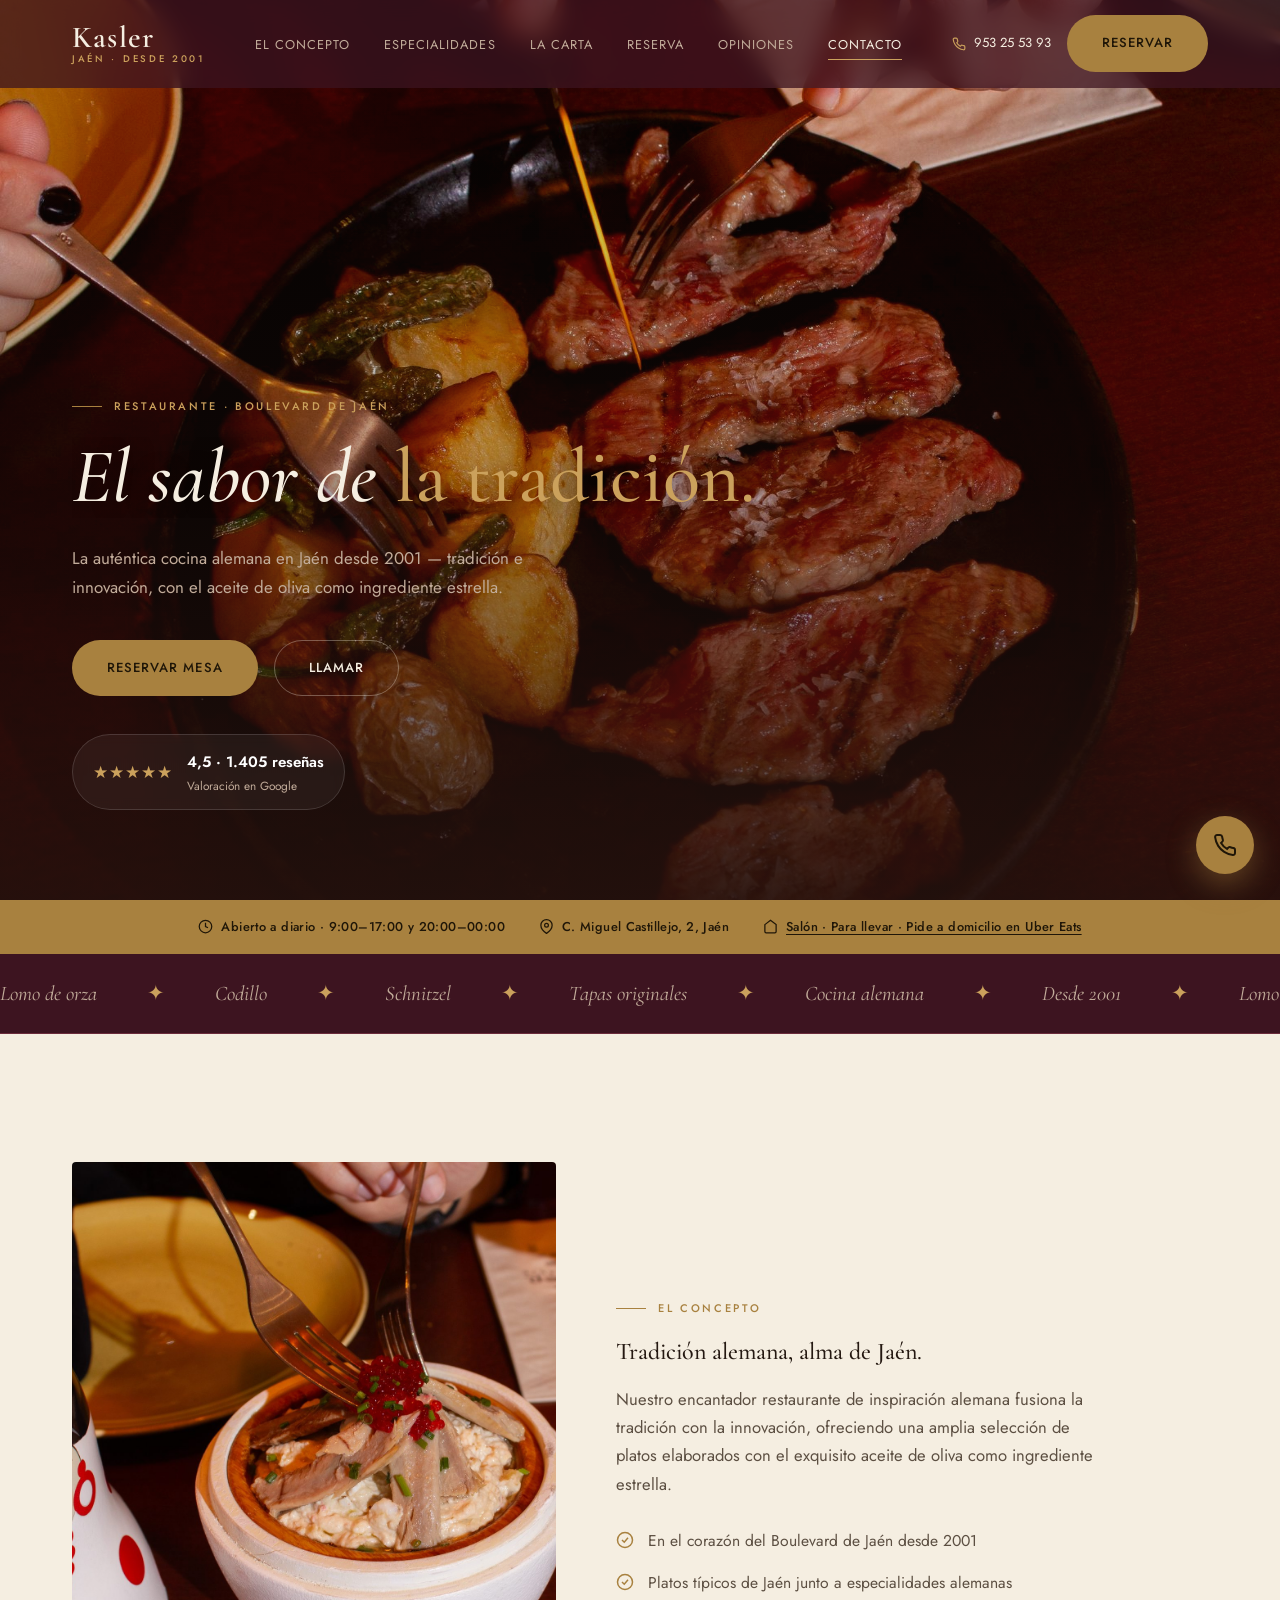
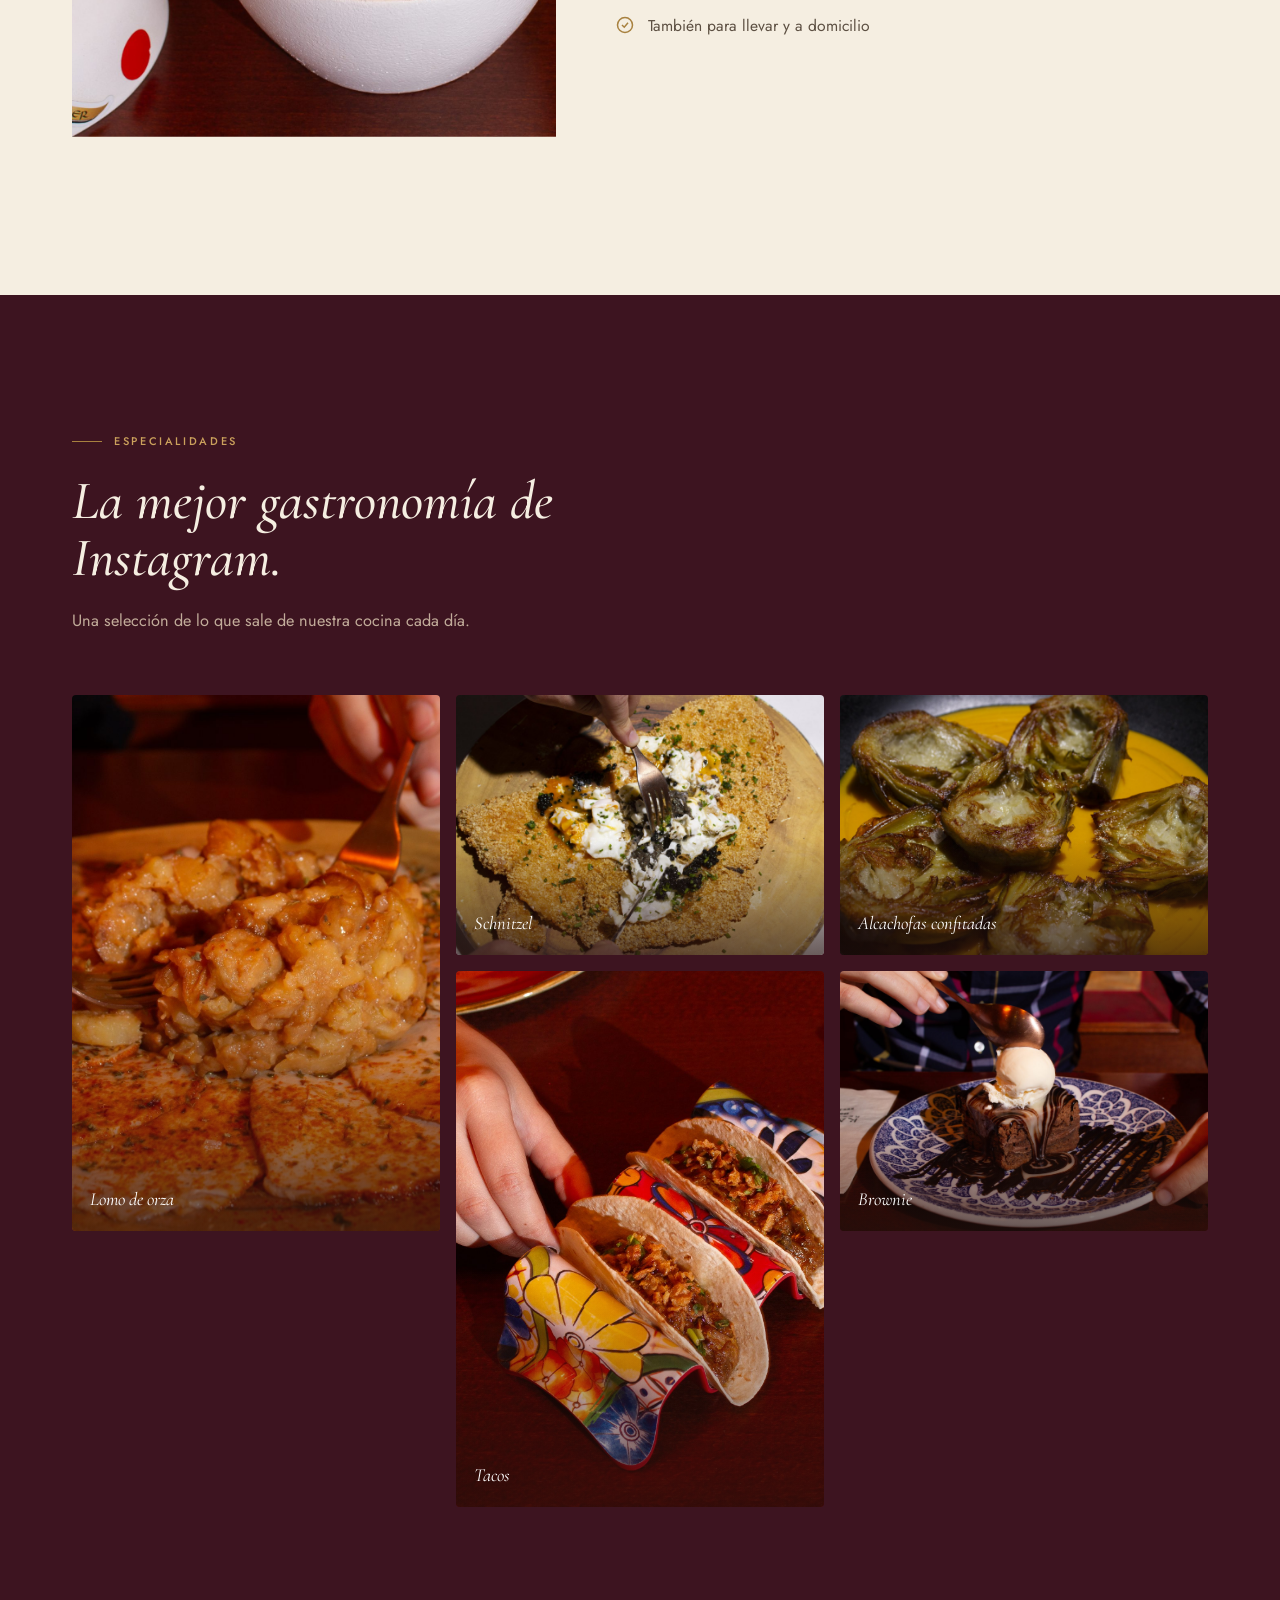
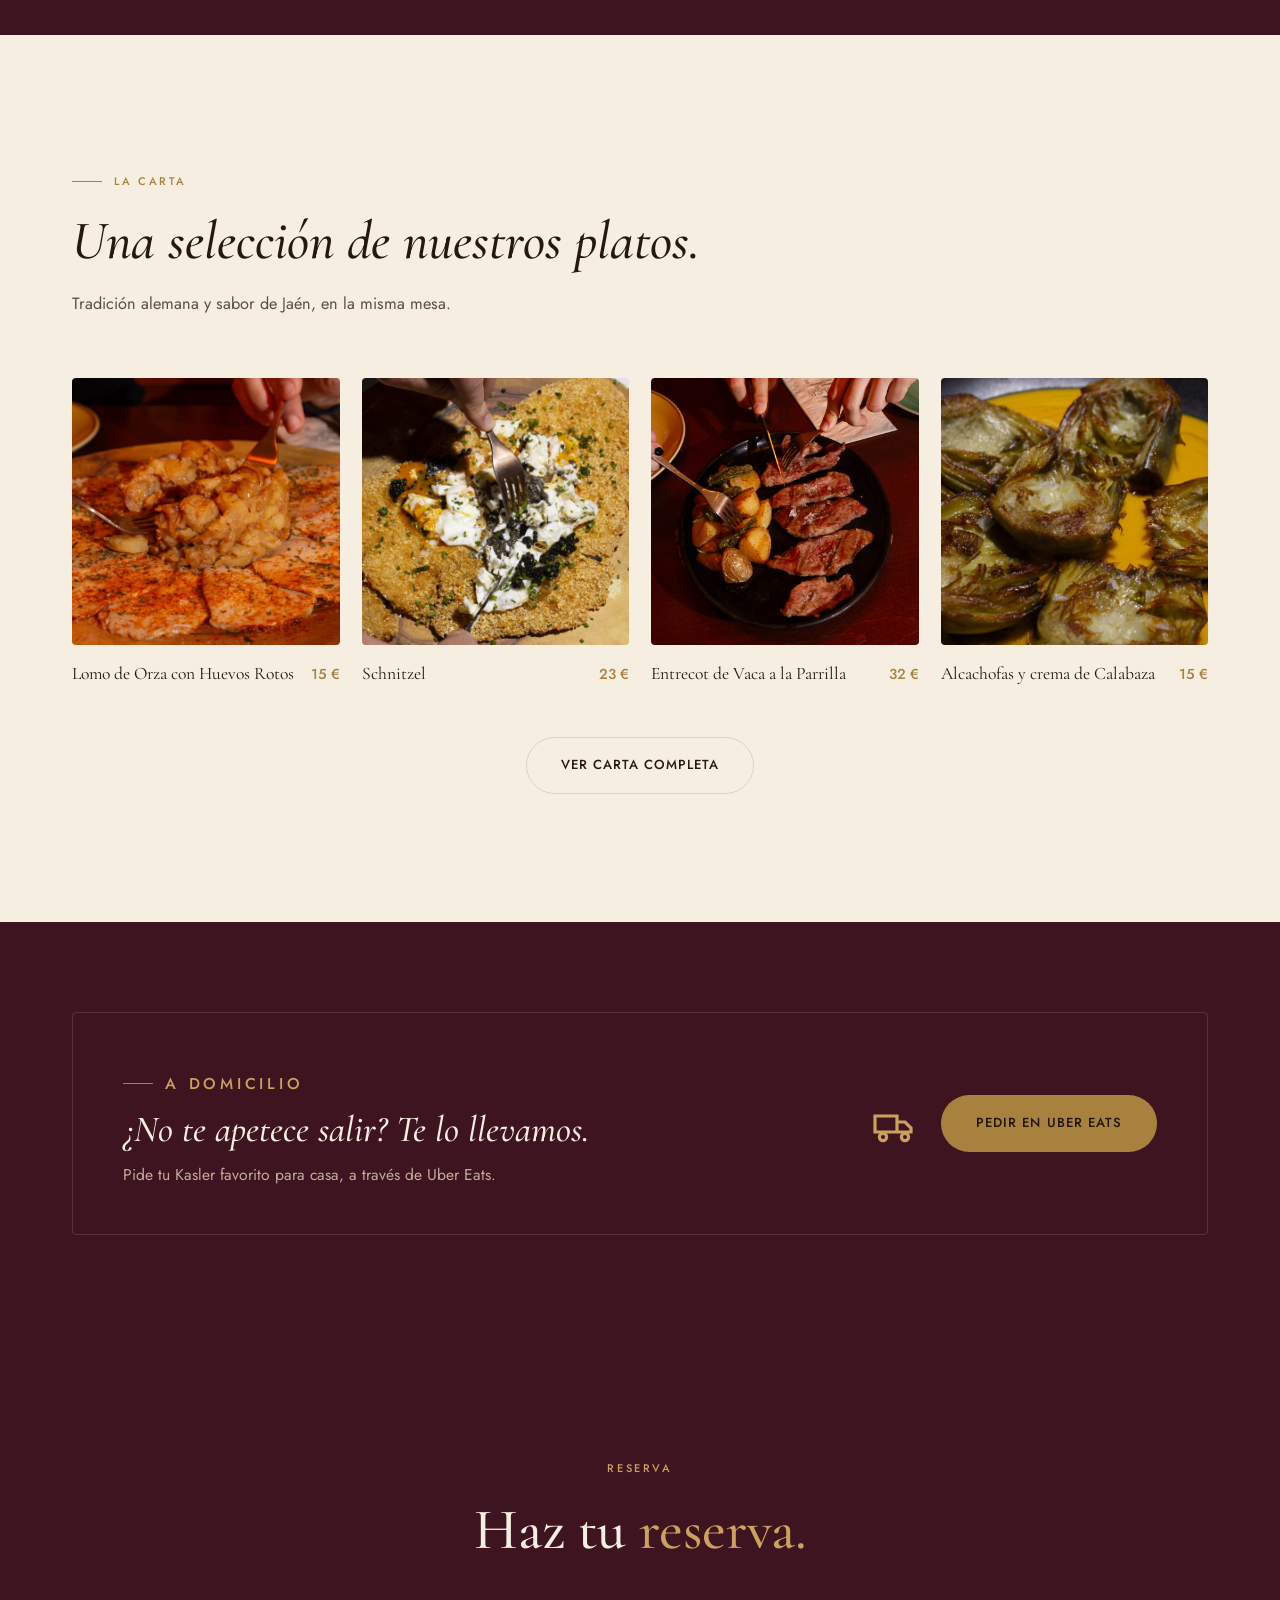
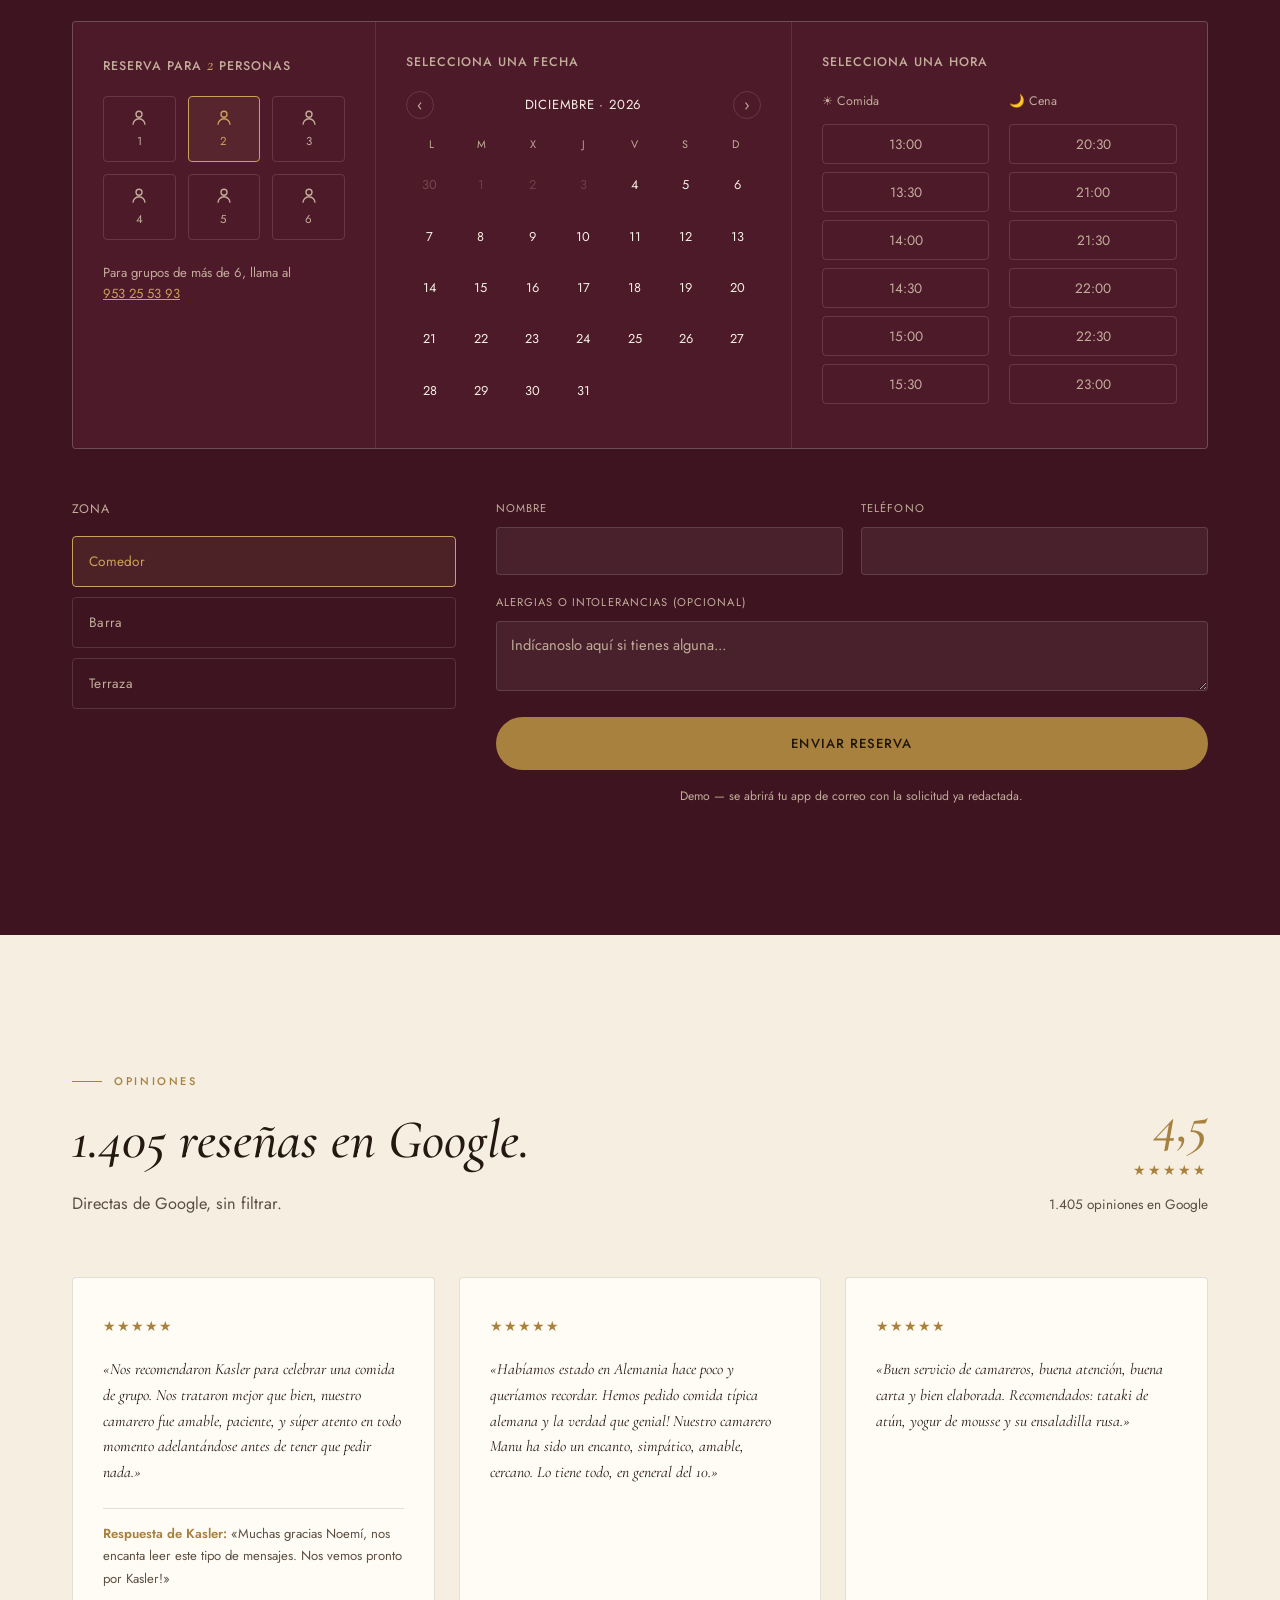
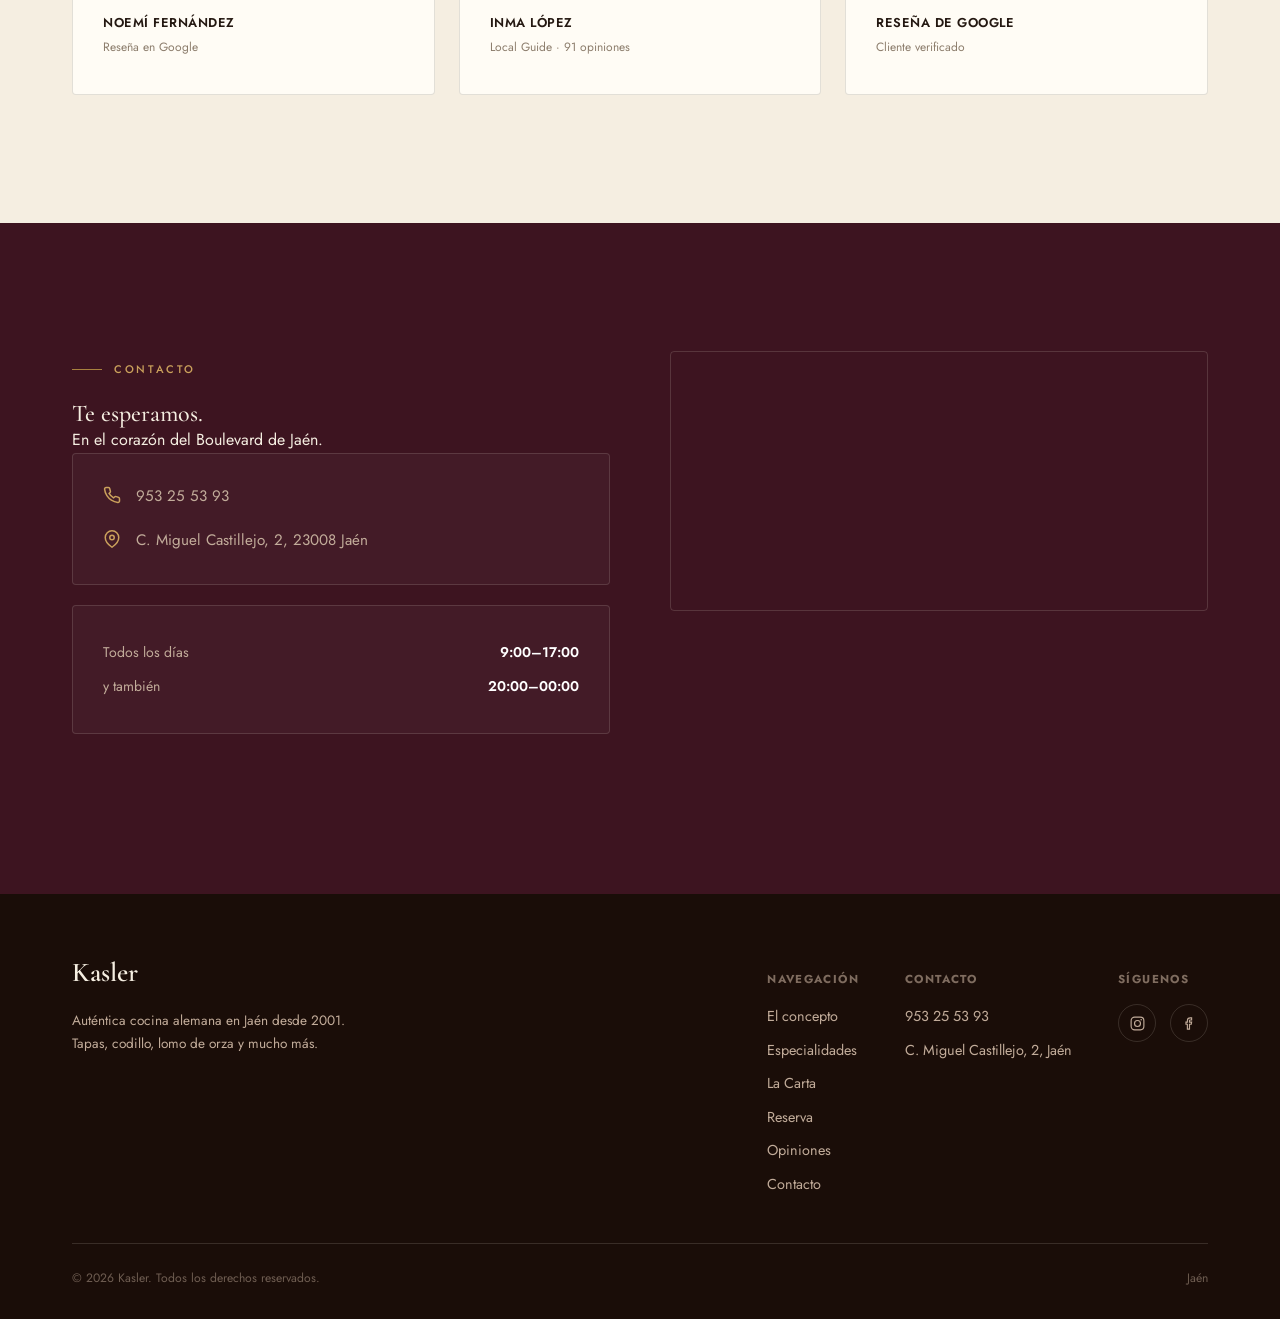
<file: index.html>
<!doctype html>
<html lang="es">
<head>
<meta charset="UTF-8">
<meta name="viewport" content="width=device-width, initial-scale=1.0">
<title>Kasler — Cocina Alemana y Mediterránea en Jaén</title>
<meta name="description" content="Kasler, auténtica cocina alemana en Jaén desde 2001. 4,5★ en Google con 1.405 reseñas. Tapas, codillo, lomo de orza y más, en el corazón del Boulevard de Jaén. Reserva tu mesa.">
<meta property="og:type" content="website">
<meta property="og:locale" content="es_ES">
<meta property="og:url" content="https://migueldoc670-maker.github.io/kasler-jaen/">
<meta property="og:site_name" content="Kasler">
<meta property="og:title" content="Kasler — Cocina Alemana y Mediterránea en Jaén">
<meta property="og:description" content="Auténtica cocina alemana desde 2001. Tapas, codillo, lomo de orza. 4,5★ con 1.405 reseñas en Google.">
<meta property="og:image" content="https://migueldoc670-maker.github.io/kasler-jaen/assets/img/entrecot.jpg?v=20260815b">
<meta name="twitter:card" content="summary_large_image">
<meta name="twitter:title" content="Kasler — Cocina Alemana y Mediterránea en Jaén">
<meta name="twitter:description" content="Auténtica cocina alemana desde 2001. Tapas, codillo, lomo de orza. 4,5★ con 1.405 reseñas en Google.">
<meta name="twitter:image" content="https://migueldoc670-maker.github.io/kasler-jaen/assets/img/entrecot.jpg?v=20260815b">
<link rel="icon" type="image/svg+xml" href="assets/img/favicon.svg">
<link rel="preconnect" href="https://fonts.googleapis.com">
<link rel="preconnect" href="https://fonts.gstatic.com" crossorigin>
<link href="https://fonts.googleapis.com/css2?family=Cormorant+Garamond:ital,wght@0,400;0,500;0,600;1,400;1,500&family=Jost:wght@300;400;500;600&display=swap" rel="stylesheet">
<link rel="stylesheet" href="styles.css?v=20260815b">
<script type="application/ld+json">
{
  "@context": "https://schema.org",
  "@type": "Restaurant",
  "name": "Kasler",
  "telephone": "+34953255393",
  "priceRange": "€€",
  "servesCuisine": ["German", "Mediterranean"],
  "address": { "@type": "PostalAddress", "streetAddress": "C. Miguel Castillejo, 2", "addressLocality": "Jaén", "postalCode": "23008", "addressCountry": "ES" },
  "aggregateRating": { "@type": "AggregateRating", "ratingValue": "4.5", "reviewCount": "1405" }
}
</script>
</head>
<body>

<div class="scroll-progress" id="scroll-progress"></div>

<!-- ============ Header ============ -->
<header class="site-header">
  <div class="container">
    <a href="#inicio" class="brand">
      <b>Kasler</b>
      <span>Jaén · Desde 2001</span>
    </a>
    <nav class="main-nav">
      <ul>
        <li><a href="#concepto">El concepto</a></li>
        <li><a href="#especialidades">Especialidades</a></li>
        <li><a href="#carta">La Carta</a></li>
        <li><a href="#reserva">Reserva</a></li>
        <li><a href="#opiniones">Opiniones</a></li>
        <li><a href="#contacto">Contacto</a></li>
      </ul>
    </nav>
    <div class="header-actions">
      <a class="phone-link" href="tel:+34953255393">
        <svg viewBox="0 0 24 24" fill="none" stroke="currentColor" stroke-width="2"><path d="M22 16.92v3a2 2 0 0 1-2.18 2 19.79 19.79 0 0 1-8.63-3.07 19.5 19.5 0 0 1-6-6 19.79 19.79 0 0 1-3.07-8.67A2 2 0 0 1 4.11 2h3a2 2 0 0 1 2 1.72c.127.96.362 1.903.7 2.81a2 2 0 0 1-.45 2.11L8.09 9.91a16 16 0 0 0 6 6l1.27-1.27a2 2 0 0 1 2.11-.45c.907.338 1.85.573 2.81.7A2 2 0 0 1 22 16.92z"/></svg>
        953 25 53 93
      </a>
      <a href="#reserva" class="btn btn-primary">Reservar</a>
      <button class="nav-toggle" aria-label="Abrir menú"><span></span><span></span><span></span></button>
    </div>
  </div>
</header>

<div class="mobile-nav">
  <a href="#concepto">El concepto</a>
  <a href="#especialidades">Especialidades</a>
  <a href="#carta">La Carta</a>
  <a href="#reserva">Reserva</a>
  <a href="#opiniones">Opiniones</a>
  <a href="#contacto">Contacto</a>
</div>

<!-- ============ Hero ============ -->
<section class="hero" id="inicio">
  <div class="hero-media">
    <img src="assets/img/entrecot.jpg?v=20260815b" alt="Entrecot a la parrilla con patatas y pimientos de padrón en Kasler, Jaén">
  </div>
  <div class="container">
    <div class="hero-content">
      <p class="eyebrow">Restaurante · Boulevard de Jaén</p>
      <h1 data-split>El sabor de <span class="roman">la tradición.</span></h1>
      <p class="hero-sub">La auténtica cocina alemana en Jaén desde 2001 — tradición e innovación, con el aceite de oliva como ingrediente estrella.</p>
      <div class="hero-actions">
        <a href="#reserva" class="btn btn-primary">Reservar mesa</a>
        <a href="tel:+34953255393" class="btn btn-ghost-light">Llamar</a>
      </div>
      <div class="rating-badge">
        <span class="stars">★★★★★</span>
        <div>
          <b>4,5 · 1.405 reseñas</b>
          <span>Valoración en Google</span>
        </div>
      </div>
    </div>
  </div>
</section>

<!-- ============ Trust bar ============ -->
<div class="trust-bar">
  <div class="container">
    <span><svg viewBox="0 0 24 24" fill="none" stroke="currentColor" stroke-width="2"><circle cx="12" cy="12" r="10"/><path d="M12 6v6l4 2"/></svg>Abierto a diario · 9:00–17:00 y 20:00–00:00</span>
    <span><svg viewBox="0 0 24 24" fill="none" stroke="currentColor" stroke-width="2"><path d="M21 10c0 7-9 13-9 13s-9-6-9-13a9 9 0 0 1 18 0z"/><circle cx="12" cy="10" r="3"/></svg>C. Miguel Castillejo, 2, Jaén</span>
    <a href="https://www.ubereats.com/es/store/kasler-restaurante/s2E5OLleR76eaOBffpR8yA" target="_blank" rel="noopener"><svg viewBox="0 0 24 24" fill="none" stroke="currentColor" stroke-width="2"><path d="M3 9l9-7 9 7v11a2 2 0 0 1-2 2H5a2 2 0 0 1-2-2z"/></svg>Salón · Para llevar · Pide a domicilio en Uber Eats</a>
  </div>
</div>

<!-- ============ Marquee ============ -->
<div class="marquee-wrap">
  <div class="marquee">
    <div class="marquee-set">
      <span>Lomo de orza</span><span class="sep">✦</span>
      <span>Codillo</span><span class="sep">✦</span>
      <span>Schnitzel</span><span class="sep">✦</span>
      <span>Tapas originales</span><span class="sep">✦</span>
      <span>Cocina alemana</span><span class="sep">✦</span>
      <span>Desde 2001</span><span class="sep">✦</span>
    </div>
    <div class="marquee-set" aria-hidden="true">
      <span>Lomo de orza</span><span class="sep">✦</span>
      <span>Codillo</span><span class="sep">✦</span>
      <span>Schnitzel</span><span class="sep">✦</span>
      <span>Tapas originales</span><span class="sep">✦</span>
      <span>Cocina alemana</span><span class="sep">✦</span>
      <span>Desde 2001</span><span class="sep">✦</span>
    </div>
  </div>
</div>

<!-- ============ El concepto ============ -->
<section class="concepto" id="concepto">
  <div class="container concepto-grid">
    <div class="concepto-media" data-reveal>
      <img src="assets/img/orza-pote.jpg?v=20260815b" alt="Lomo de orza servido en tarro de barro tradicional en Kasler">
    </div>
    <div class="concepto-copy" data-reveal>
      <p class="eyebrow">El concepto</p>
      <h2>Tradición alemana, alma de Jaén.</h2>
      <p class="lead">Nuestro encantador restaurante de inspiración alemana fusiona la tradición con la innovación, ofreciendo una amplia selección de platos elaborados con el exquisito aceite de oliva como ingrediente estrella.</p>
      <div class="concepto-points">
        <div class="concepto-point"><svg viewBox="0 0 24 24" fill="none" stroke="currentColor" stroke-width="2"><circle cx="12" cy="12" r="10"/><path d="M8 12l3 3 5-6"/></svg>En el corazón del Boulevard de Jaén desde 2001</div>
        <div class="concepto-point"><svg viewBox="0 0 24 24" fill="none" stroke="currentColor" stroke-width="2"><circle cx="12" cy="12" r="10"/><path d="M8 12l3 3 5-6"/></svg>Platos típicos de Jaén junto a especialidades alemanas</div>
        <div class="concepto-point"><svg viewBox="0 0 24 24" fill="none" stroke="currentColor" stroke-width="2"><circle cx="12" cy="12" r="10"/><path d="M8 12l3 3 5-6"/></svg>También para llevar y a domicilio</div>
      </div>
    </div>
  </div>
</section>

<!-- ============ Especialidades ============ -->
<section class="especialidades" id="especialidades">
  <div class="container">
    <div class="section-head" data-reveal>
      <p class="eyebrow on-dark">Especialidades</p>
      <h2>La mejor gastronomía de Instagram.</h2>
      <p class="lead">Una selección de lo que sale de nuestra cocina cada día.</p>
    </div>
    <div class="gal-grid" data-reveal>
      <div class="gal-item tall"><img src="assets/img/lomo-orza.jpg?v=20260815b" alt="Lomo de orza con huevos rotos, plato típico de Jaén"><span class="tag">Lomo de orza</span></div>
      <div class="gal-item"><img src="assets/img/schnitzel.jpg?v=20260815b" alt="Schnitzel con caviar y huevo"><span class="tag">Schnitzel</span></div>
      <div class="gal-item"><img src="assets/img/alcachofas.jpg?v=20260815b" alt="Alcachofas confitadas en aceite de oliva"><span class="tag">Alcachofas confitadas</span></div>
      <div class="gal-item tall"><img src="assets/img/tacos.jpg?v=20260815b" alt="Tacos de la carta de Kasler"><span class="tag">Tacos</span></div>
      <div class="gal-item"><img src="assets/img/brownie.jpg?v=20260815b" alt="Brownie con helado"><span class="tag">Brownie</span></div>
    </div>
  </div>
</section>

<!-- ============ La Carta ============ -->
<section class="carta" id="carta">
  <div class="container">
    <div class="section-head" data-reveal>
      <p class="eyebrow">La Carta</p>
      <h2>Una selección de nuestros platos.</h2>
      <p class="lead">Tradición alemana y sabor de Jaén, en la misma mesa.</p>
    </div>
    <div class="carta-teaser" data-reveal>
      <div class="carta-teaser-item">
        <div class="media"><img src="assets/img/lomo-orza.jpg?v=20260815b" alt="Lomo de Orza con Huevos Rotos"></div>
        <div class="row"><span class="name">Lomo de Orza con Huevos Rotos</span><span class="price">15 €</span></div>
      </div>
      <div class="carta-teaser-item">
        <div class="media"><img src="assets/img/schnitzel.jpg?v=20260815b" alt="Schnitzel"></div>
        <div class="row"><span class="name">Schnitzel</span><span class="price">23 €</span></div>
      </div>
      <div class="carta-teaser-item">
        <div class="media"><img src="assets/img/entrecot.jpg?v=20260815b" alt="Entrecot de Vaca a la Parrilla"></div>
        <div class="row"><span class="name">Entrecot de Vaca a la Parrilla</span><span class="price">32 €</span></div>
      </div>
      <div class="carta-teaser-item">
        <div class="media"><img src="assets/img/alcachofas.jpg?v=20260815b" alt="Alcachofas y crema de Calabaza"></div>
        <div class="row"><span class="name">Alcachofas y crema de Calabaza</span><span class="price">15 €</span></div>
      </div>
    </div>
    <div class="carta-cta" data-reveal>
      <a href="carta.html" class="btn btn-ghost-dark">Ver carta completa</a>
    </div>
  </div>
</section>

<!-- ============ A domicilio ============ -->
<section class="domicilio" id="domicilio">
  <div class="container">
    <div class="domicilio-card" data-reveal>
      <div class="domicilio-copy">
        <p class="eyebrow on-dark">A domicilio</p>
        <h2>¿No te apetece salir? Te lo llevamos.</h2>
        <p>Pide tu Kasler favorito para casa, a través de Uber Eats.</p>
      </div>
      <div style="display:flex; align-items:center; gap:24px;">
        <svg class="domicilio-icon" viewBox="0 0 24 24" fill="none" stroke="currentColor" stroke-width="1.6"><path d="M3 8h11v8H3zM14 11h4l3 3v2h-7z"/><circle cx="7" cy="18.5" r="1.8"/><circle cx="18" cy="18.5" r="1.8"/></svg>
        <a href="https://www.ubereats.com/es/store/kasler-restaurante/s2E5OLleR76eaOBffpR8yA" target="_blank" rel="noopener" class="btn btn-primary">Pedir en Uber Eats</a>
      </div>
    </div>
  </div>
</section>

<!-- ============ Reserva ============ -->
<section class="reserva" id="reserva">
  <div class="container">
    <div class="reserva-head" data-reveal>
      <p class="eyebrow on-dark">Reserva</p>
      <h2>Haz tu <span class="roman">reserva.</span></h2>
    </div>

    <form id="reserva-form" data-reveal>
      <div class="resv-widget">
        <div class="resv-col">
          <h4>Reserva para <span id="guest-count">2</span> personas</h4>
          <div class="guest-icons" id="guest-icons"></div>
          <p class="resv-note">Para grupos de más de 6, llama al<br><a href="tel:+34953255393">953 25 53 93</a></p>
        </div>

        <div class="resv-col">
          <h4>Selecciona una fecha</h4>
          <div class="cal-header">
            <button type="button" id="cal-prev" aria-label="Mes anterior">‹</button>
            <span id="cal-label"></span>
            <button type="button" id="cal-next" aria-label="Mes siguiente">›</button>
          </div>
          <div class="cal-weekdays"><span>L</span><span>M</span><span>X</span><span>J</span><span>V</span><span>S</span><span>D</span></div>
          <div class="cal-grid" id="cal-grid"></div>
        </div>

        <div class="resv-col">
          <h4>Selecciona una hora</h4>
          <div class="time-cols">
            <div class="time-col">
              <span class="time-col-label">☀ Comida</span>
              <div class="time-slots" id="slots-comida"></div>
            </div>
            <div class="time-col">
              <span class="time-col-label">🌙 Cena</span>
              <div class="time-slots" id="slots-cena"></div>
            </div>
          </div>
        </div>
      </div>

      <div class="resv-lower">
        <div class="resv-zone">
          <label class="resv-zone-label">Zona</label>
          <div class="zone-picker">
            <div class="zone-opt"><input type="radio" name="zona" id="zona-comedor" value="Comedor" checked><label for="zona-comedor">Comedor</label></div>
            <div class="zone-opt"><input type="radio" name="zona" id="zona-barra" value="Barra"><label for="zona-barra">Barra</label></div>
            <div class="zone-opt"><input type="radio" name="zona" id="zona-terraza" value="Terraza"><label for="zona-terraza">Terraza</label></div>
          </div>
        </div>
        <div class="resv-contact">
          <div class="form-row">
            <div class="field"><label for="nombre">Nombre</label><input type="text" id="nombre" name="nombre" required autocomplete="name"></div>
            <div class="field"><label for="telefono">Teléfono</label><input type="tel" id="telefono" name="telefono" required autocomplete="tel"></div>
          </div>
          <div class="field">
            <label for="alergias">Alergias o intolerancias (opcional)</label>
            <textarea id="alergias" name="alergias" placeholder="Indícanoslo aquí si tienes alguna..."></textarea>
          </div>
          <button type="submit" class="btn btn-primary btn-block">Enviar reserva</button>
          <p class="form-note">Demo — se abrirá tu app de correo con la solicitud ya redactada.</p>
        </div>
      </div>
    </form>
  </div>
</section>

<!-- ============ Opiniones ============ -->
<section class="opiniones" id="opiniones">
  <div class="container">
    <div class="section-head" data-reveal>
      <div class="head-copy">
        <p class="eyebrow">Opiniones</p>
        <h2>1.405 reseñas en Google.</h2>
        <p class="lead">Directas de Google, sin filtrar.</p>
      </div>
      <div class="big-rating">
        <b>4,5</b>
        <span class="stars">★★★★★</span>
        <span>1.405 opiniones en Google</span>
      </div>
    </div>
    <div class="review-grid" data-reveal>
      <div class="review-card">
        <span class="stars">★★★★★</span>
        <p>«Nos recomendaron Kasler para celebrar una comida de grupo. Nos trataron mejor que bien, nuestro camarero fue amable, paciente, y súper atento en todo momento adelantándose antes de tener que pedir nada.»</p>
        <div class="review-reply"><b>Respuesta de Kasler:</b> «Muchas gracias Noemí, nos encanta leer este tipo de mensajes. Nos vemos pronto por Kasler!»</div>
        <div class="who"><b>Noemí Fernández</b><span>Reseña en Google</span></div>
      </div>
      <div class="review-card">
        <span class="stars">★★★★★</span>
        <p>«Habíamos estado en Alemania hace poco y queríamos recordar. Hemos pedido comida típica alemana y la verdad que genial! Nuestro camarero Manu ha sido un encanto, simpático, amable, cercano. Lo tiene todo, en general del 10.»</p>
        <div class="who"><b>Inma López</b><span>Local Guide · 91 opiniones</span></div>
      </div>
      <div class="review-card">
        <span class="stars">★★★★★</span>
        <p>«Buen servicio de camareros, buena atención, buena carta y bien elaborada. Recomendados: tataki de atún, yogur de mousse y su ensaladilla rusa.»</p>
        <div class="who"><b>Reseña de Google</b><span>Cliente verificado</span></div>
      </div>
    </div>
  </div>
</section>

<!-- ============ Contacto ============ -->
<section class="contacto" id="contacto">
  <div class="container">
    <div class="contacto-info" data-reveal>
      <p class="eyebrow">Contacto</p>
      <h2>Te esperamos.</h2>
      <p class="lead">En el corazón del Boulevard de Jaén.</p>

      <div class="info-card">
        <div class="row">
          <svg viewBox="0 0 24 24" fill="none" stroke="currentColor" stroke-width="2"><path d="M22 16.92v3a2 2 0 0 1-2.18 2 19.79 19.79 0 0 1-8.63-3.07 19.5 19.5 0 0 1-6-6 19.79 19.79 0 0 1-3.07-8.67A2 2 0 0 1 4.11 2h3a2 2 0 0 1 2 1.72c.127.96.362 1.903.7 2.81a2 2 0 0 1-.45 2.11L8.09 9.91a16 16 0 0 0 6 6l1.27-1.27a2 2 0 0 1 2.11-.45c.907.338 1.85.573 2.81.7A2 2 0 0 1 22 16.92z"/></svg>
          <a href="tel:+34953255393">953 25 53 93</a>
        </div>
        <div class="row">
          <svg viewBox="0 0 24 24" fill="none" stroke="currentColor" stroke-width="2"><path d="M21 10c0 7-9 13-9 13s-9-6-9-13a9 9 0 0 1 18 0z"/><circle cx="12" cy="10" r="3"/></svg>
          <p>C. Miguel Castillejo, 2, 23008 Jaén</p>
        </div>
      </div>

      <div class="info-card">
        <div class="hours-day"><span>Todos los días</span><b>9:00–17:00</b></div>
        <div class="hours-day"><span>y también</span><b>20:00–00:00</b></div>
      </div>
    </div>

    <div class="map-frame" data-reveal>
      <iframe src="https://www.google.com/maps?q=C.+Miguel+Castillejo,+2,+23008+Ja%C3%A9n&output=embed" loading="lazy" referrerpolicy="no-referrer-when-downgrade" title="Ubicación Kasler"></iframe>
    </div>
  </div>
</section>

<!-- ============ Footer ============ -->
<footer class="site-footer">
  <div class="container">
    <div class="footer-top">
      <div>
        <div class="footer-brand"><b>Kasler</b></div>
        <p class="footer-note">Auténtica cocina alemana en Jaén desde 2001. Tapas, codillo, lomo de orza y mucho más.</p>
      </div>
      <div class="footer-links">
        <div class="footer-col">
          <h5>Navegación</h5>
          <a href="#concepto">El concepto</a>
          <a href="#especialidades">Especialidades</a>
          <a href="#carta">La Carta</a>
          <a href="#reserva">Reserva</a>
          <a href="#opiniones">Opiniones</a>
          <a href="#contacto">Contacto</a>
        </div>
        <div class="footer-col">
          <h5>Contacto</h5>
          <a href="tel:+34953255393">953 25 53 93</a>
          <p>C. Miguel Castillejo, 2, Jaén</p>
        </div>
        <div class="footer-col">
          <h5>Síguenos</h5>
          <div class="social-row">
            <a href="https://www.instagram.com/kaslerjaen" target="_blank" rel="noopener" aria-label="Instagram">
              <svg viewBox="0 0 24 24" fill="none" stroke="currentColor" stroke-width="1.6"><rect x="3" y="3" width="18" height="18" rx="5"/><circle cx="12" cy="12" r="4.2"/><circle cx="17.2" cy="6.8" r="1.1" fill="currentColor" stroke="none"/></svg>
            </a>
            <a href="https://www.facebook.com/KaslerJaen/" target="_blank" rel="noopener" aria-label="Facebook">
              <svg viewBox="0 0 24 24" fill="none" stroke="currentColor" stroke-width="1.6"><path d="M15 4h-2a4 4 0 0 0-4 4v2H7v3h2v7h3v-7h2.5l.5-3H12V8a1 1 0 0 1 1-1h2z"/></svg>
            </a>
          </div>
        </div>
      </div>
    </div>
    <div class="footer-bottom">
      <span>© <span id="year">2026</span> Kasler. Todos los derechos reservados.</span>
      <span>Jaén</span>
    </div>
  </div>
</footer>

<a class="call-float" href="tel:+34953255393" aria-label="Llamar a Kasler">
  <svg viewBox="0 0 24 24" fill="none" stroke="currentColor" stroke-width="2"><path d="M22 16.92v3a2 2 0 0 1-2.18 2 19.79 19.79 0 0 1-8.63-3.07 19.5 19.5 0 0 1-6-6 19.79 19.79 0 0 1-3.07-8.67A2 2 0 0 1 4.11 2h3a2 2 0 0 1 2 1.72c.127.96.362 1.903.7 2.81a2 2 0 0 1-.45 2.11L8.09 9.91a16 16 0 0 0 6 6l1.27-1.27a2 2 0 0 1 2.11-.45c.907.338 1.85.573 2.81.7A2 2 0 0 1 22 16.92z"/></svg>
</a>

<script defer src="lib/gsap.min.js?v=20260815b"></script>
<script defer src="lib/ScrollTrigger.min.js?v=20260815b"></script>
<script defer src="lib/manifest.js?v=20260815b"></script>
<script defer src="main.js?v=20260815b"></script>
</body>
</html>
</file>
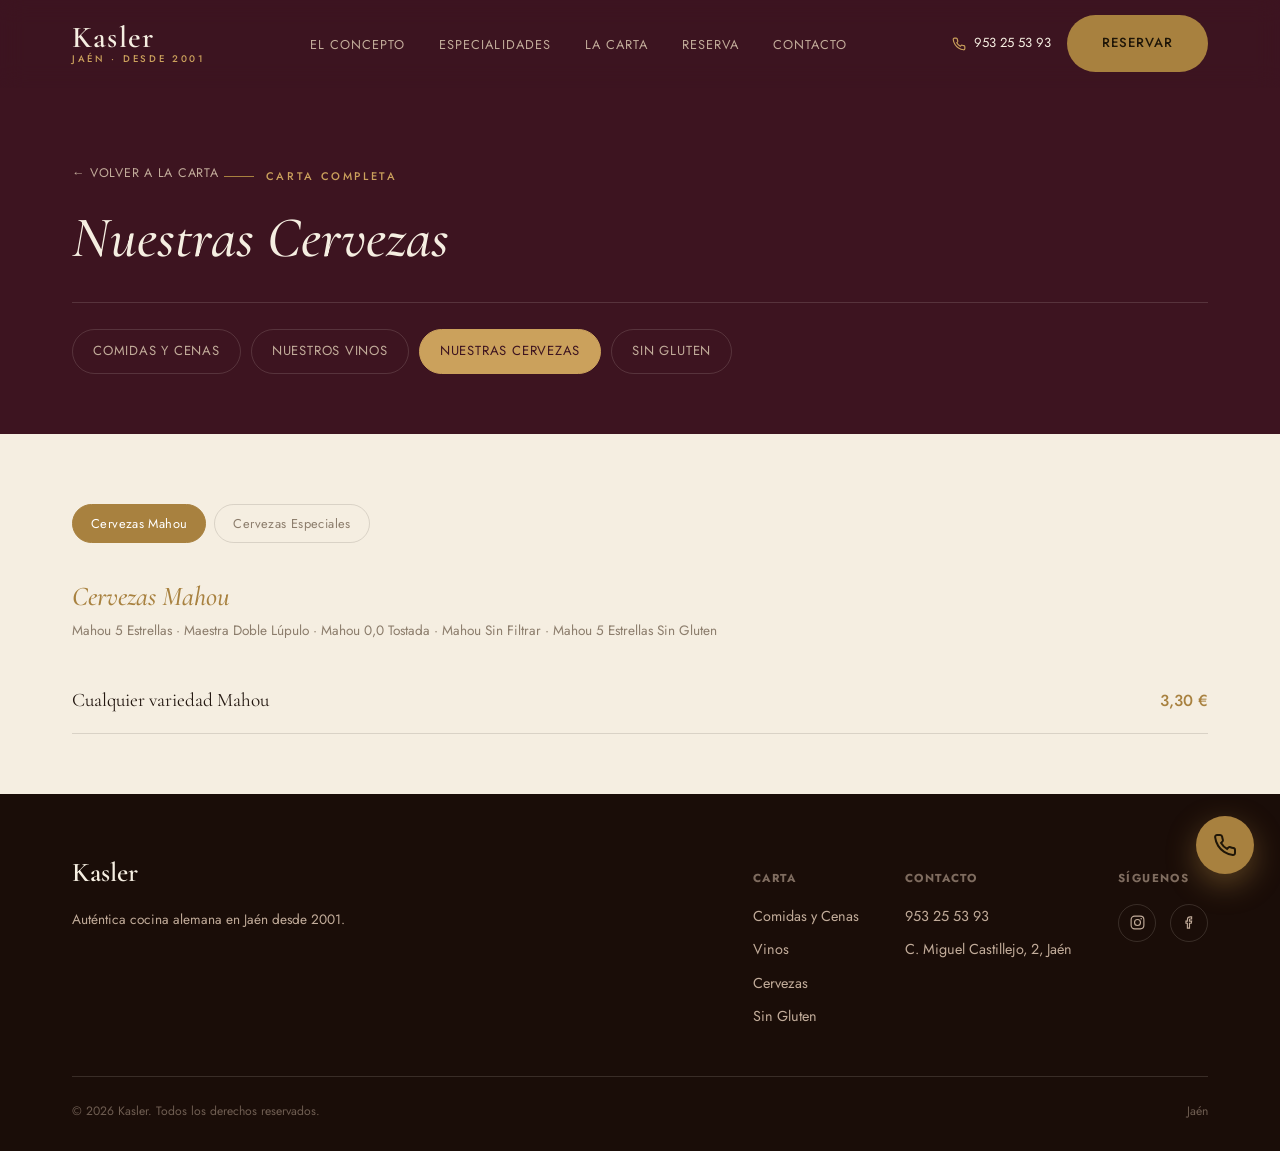
<file: carta-cervezas.html>
<!doctype html>
<html lang="es">
<head>
<meta charset="UTF-8">
<meta name="viewport" content="width=device-width, initial-scale=1.0">
<title>Nuestras Cervezas — Carta Kasler</title>
<meta name="description" content="Cervezas de Kasler: Mahou y variedades especiales de importación, con precio.">
<link rel="icon" type="image/svg+xml" href="assets/img/favicon.svg">
<link rel="preconnect" href="https://fonts.googleapis.com">
<link rel="preconnect" href="https://fonts.gstatic.com" crossorigin>
<link href="https://fonts.googleapis.com/css2?family=Cormorant+Garamond:ital,wght@0,500;0,600;1,400;1,500&family=Jost:wght@300;400;500;600&display=swap" rel="stylesheet">
<link rel="stylesheet" href="styles.css?v=20260815c">
</head>
<body>

<div class="scroll-progress" id="scroll-progress"></div>

<!-- ============ Header ============ -->
<header class="site-header">
  <div class="container">
    <a href="index.html" class="brand">
      <b>Kasler</b>
      <span>Jaén · Desde 2001</span>
    </a>
    <nav class="main-nav">
      <ul>
        <li><a href="index.html#concepto">El concepto</a></li>
        <li><a href="index.html#especialidades">Especialidades</a></li>
        <li><a href="carta.html">La Carta</a></li>
        <li><a href="index.html#reserva">Reserva</a></li>
        <li><a href="index.html#contacto">Contacto</a></li>
      </ul>
    </nav>
    <div class="header-actions">
      <a class="phone-link" href="tel:+34953255393">
        <svg viewBox="0 0 24 24" fill="none" stroke="currentColor" stroke-width="2"><path d="M22 16.92v3a2 2 0 0 1-2.18 2 19.79 19.79 0 0 1-8.63-3.07 19.5 19.5 0 0 1-6-6 19.79 19.79 0 0 1-3.07-8.67A2 2 0 0 1 4.11 2h3a2 2 0 0 1 2 1.72c.127.96.362 1.903.7 2.81a2 2 0 0 1-.45 2.11L8.09 9.91a16 16 0 0 0 6 6l1.27-1.27a2 2 0 0 1 2.11-.45c.907.338 1.85.573 2.81.7A2 2 0 0 1 22 16.92z"/></svg>
        953 25 53 93
      </a>
      <a href="index.html#reserva" class="btn btn-primary">Reservar</a>
      <button class="nav-toggle" aria-label="Abrir menú"><span></span><span></span><span></span></button>
    </div>
  </div>
</header>

<div class="mobile-nav">
  <a href="index.html#concepto">El concepto</a>
  <a href="index.html#especialidades">Especialidades</a>
  <a href="carta.html">La Carta</a>
  <a href="index.html#reserva">Reserva</a>
  <a href="index.html#contacto">Contacto</a>
</div>

<!-- ============ Título ============ -->
<section style="background:var(--wine); padding: calc(var(--header-h) + 70px) 0 60px;">
  <div class="container">
    <a href="carta.html" class="carta-back">← Volver a la carta</a>
    <p class="eyebrow on-dark">Carta completa</p>
    <h1 style="font-family:var(--font-display); font-style:italic; color:var(--on-dark); font-size:clamp(2.4rem,5vw,3.6rem);">Nuestras Cervezas</h1>
    <div class="carta-tabs">
      <a href="carta-comidas.html" class="carta-tab-btn">Comidas y Cenas</a>
      <a href="carta-vinos.html" class="carta-tab-btn">Nuestros Vinos</a>
      <a href="carta-cervezas.html" class="carta-tab-btn is-active">Nuestras Cervezas</a>
      <a href="carta-sin-gluten.html" class="carta-tab-btn">Sin Gluten</a>
    </div>
  </div>
</section>

<!-- ============ Cervezas ============ -->
<section class="carta-full">
  <div class="container">

    <div class="carta-subtabs">
      <button type="button" class="carta-subtab-btn" data-cat="mahou">Cervezas Mahou</button>
      <button type="button" class="carta-subtab-btn" data-cat="especiales">Cervezas Especiales</button>
    </div>

    <div class="carta-full-cat" data-cat="mahou">
      <h3>Cervezas Mahou</h3>
      <p class="cat-note">Mahou 5 Estrellas · Maestra Doble Lúpulo · Mahou 0,0 Tostada · Mahou Sin Filtrar · Mahou 5 Estrellas Sin Gluten</p>
      <div class="carta-full-list">
        <div class="carta-full-row no-img"><div class="info"><div class="name">Cualquier variedad Mahou</div></div><div class="price">3,30 €</div></div>
      </div>
    </div>

    <div class="carta-full-cat" data-cat="especiales">
      <h3>Cervezas Especiales</h3>
      <div class="carta-full-list">
        <div class="carta-full-row no-img"><div class="info"><div class="name">Alhambra Reserva 1925</div></div><div class="price">3,30 €</div></div>
        <div class="carta-full-row no-img"><div class="info"><div class="name">Alhambra Reserva Roja</div></div><div class="price">3,40 €</div></div>
        <div class="carta-full-row no-img"><div class="info"><div class="name">Stella Artois</div></div><div class="price">3,40 €</div></div>
        <div class="carta-full-row no-img"><div class="info"><div class="name">Franziskaner Weissbier</div></div><div class="price">4,40 €</div></div>
        <div class="carta-full-row no-img"><div class="info"><div class="name">Voll-Damm 1906</div></div><div class="price">3,40 €</div></div>
        <div class="carta-full-row no-img"><div class="info"><div class="name">1906 Red Vintage</div></div><div class="price">3,40 €</div></div>
      </div>
    </div>
  </div>
</section>

<!-- ============ Footer ============ -->
<footer class="site-footer">
  <div class="container">
    <div class="footer-top">
      <div>
        <div class="footer-brand"><b>Kasler</b></div>
        <p class="footer-note">Auténtica cocina alemana en Jaén desde 2001.</p>
      </div>
      <div class="footer-links">
        <div class="footer-col">
          <h5>Carta</h5>
          <a href="carta-comidas.html">Comidas y Cenas</a>
          <a href="carta-vinos.html">Vinos</a>
          <a href="carta-cervezas.html">Cervezas</a>
          <a href="carta-sin-gluten.html">Sin Gluten</a>
        </div>
        <div class="footer-col">
          <h5>Contacto</h5>
          <a href="tel:+34953255393">953 25 53 93</a>
          <p>C. Miguel Castillejo, 2, Jaén</p>
        </div>
        <div class="footer-col">
          <h5>Síguenos</h5>
          <div class="social-row">
            <a href="https://www.instagram.com/kaslerjaen" target="_blank" rel="noopener" aria-label="Instagram">
              <svg viewBox="0 0 24 24" fill="none" stroke="currentColor" stroke-width="1.6"><rect x="3" y="3" width="18" height="18" rx="5"/><circle cx="12" cy="12" r="4.2"/><circle cx="17.2" cy="6.8" r="1.1" fill="currentColor" stroke="none"/></svg>
            </a>
            <a href="https://www.facebook.com/KaslerJaen/" target="_blank" rel="noopener" aria-label="Facebook">
              <svg viewBox="0 0 24 24" fill="none" stroke="currentColor" stroke-width="1.6"><path d="M15 4h-2a4 4 0 0 0-4 4v2H7v3h2v7h3v-7h2.5l.5-3H12V8a1 1 0 0 1 1-1h2z"/></svg>
            </a>
          </div>
        </div>
      </div>
    </div>
    <div class="footer-bottom">
      <span>© <span id="year">2026</span> Kasler. Todos los derechos reservados.</span>
      <span>Jaén</span>
    </div>
  </div>
</footer>

<a class="call-float" href="tel:+34953255393" aria-label="Llamar a Kasler">
  <svg viewBox="0 0 24 24" fill="none" stroke="currentColor" stroke-width="2"><path d="M22 16.92v3a2 2 0 0 1-2.18 2 19.79 19.79 0 0 1-8.63-3.07 19.5 19.5 0 0 1-6-6 19.79 19.79 0 0 1-3.07-8.67A2 2 0 0 1 4.11 2h3a2 2 0 0 1 2 1.72c.127.96.362 1.903.7 2.81a2 2 0 0 1-.45 2.11L8.09 9.91a16 16 0 0 0 6 6l1.27-1.27a2 2 0 0 1 2.11-.45c.907.338 1.85.573 2.81.7A2 2 0 0 1 22 16.92z"/></svg>
</a>

<script defer src="lib/gsap.min.js?v=20260815c"></script>
<script defer src="lib/ScrollTrigger.min.js?v=20260815c"></script>
<script defer src="lib/manifest.js?v=20260815c"></script>
<script defer src="main.js?v=20260815c"></script>
</body>
</html>
</file>
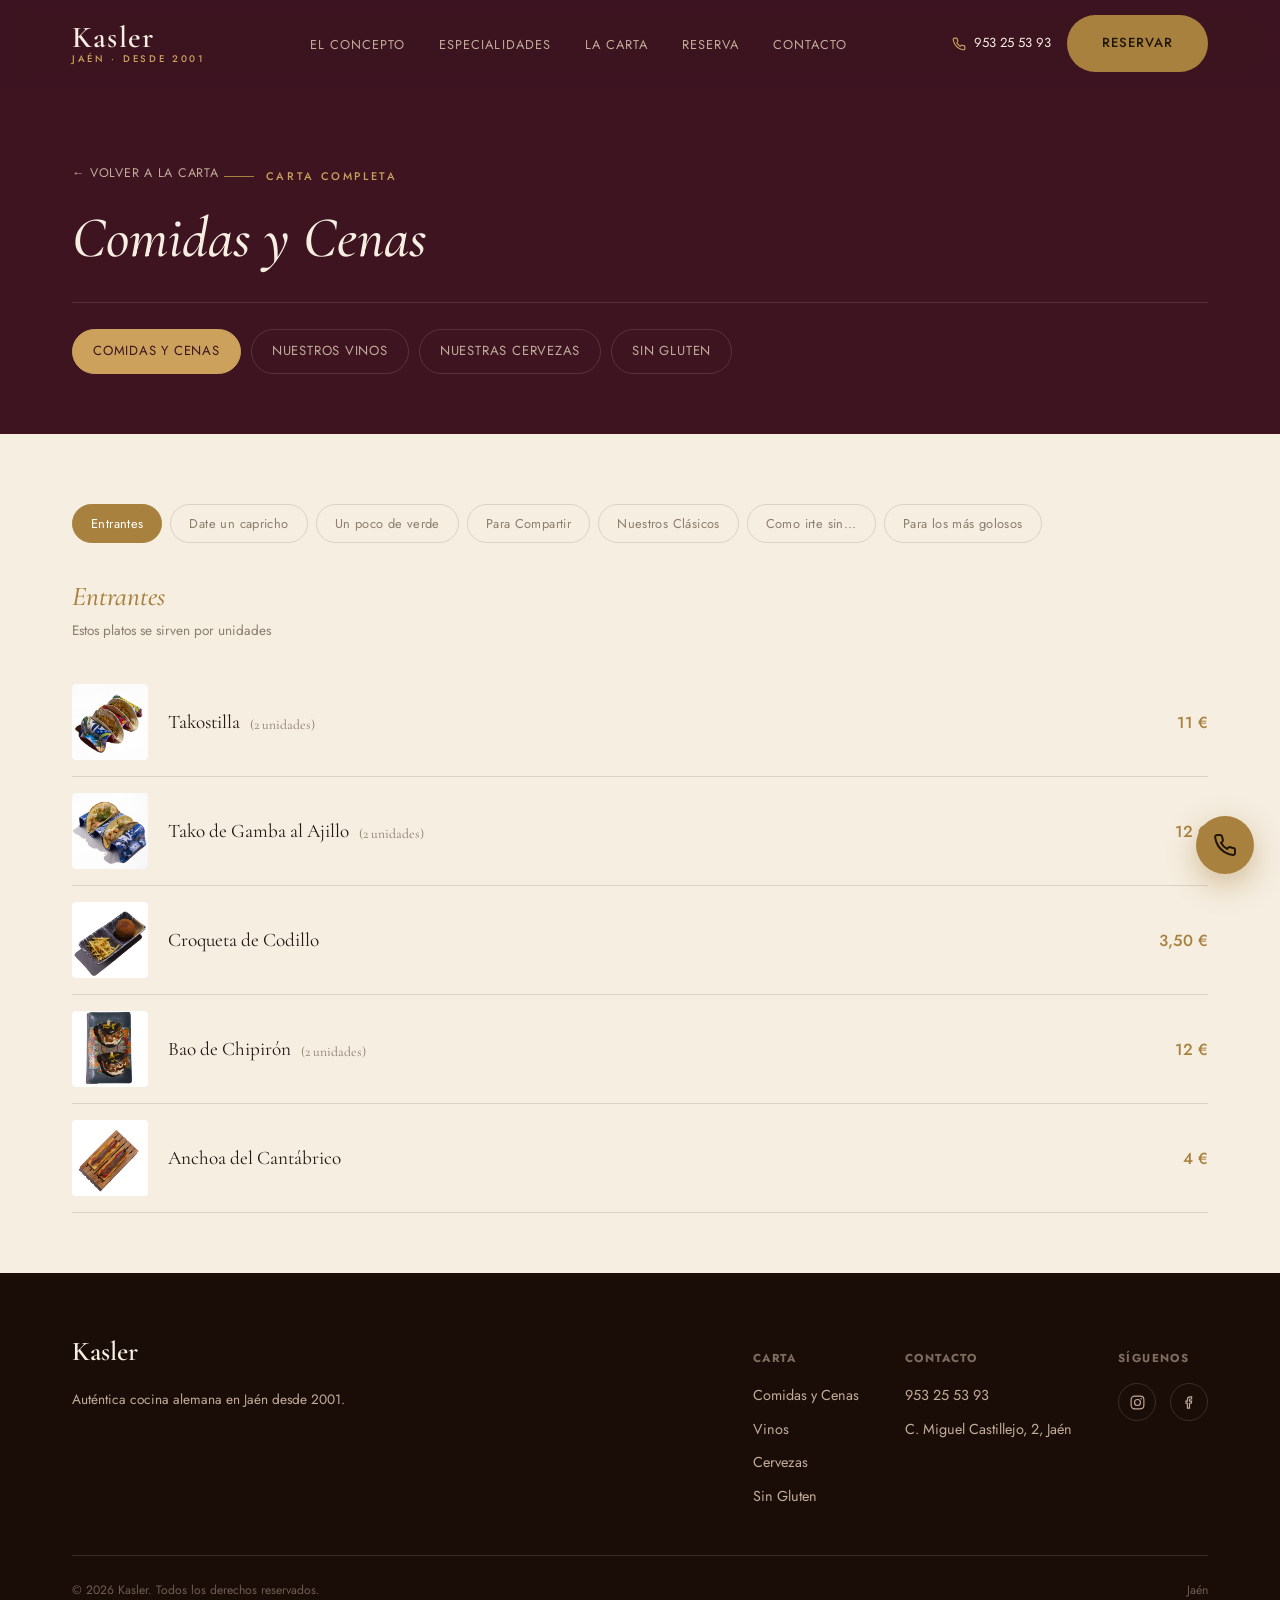
<file: carta-comidas.html>
<!doctype html>
<html lang="es">
<head>
<meta charset="UTF-8">
<meta name="viewport" content="width=device-width, initial-scale=1.0">
<title>Comidas y Cenas — Carta Kasler</title>
<meta name="description" content="Comidas y cenas de Kasler: entrantes, clásicos alemanes, carnes a la brasa y postres, con foto y precio de cada plato.">
<link rel="icon" type="image/svg+xml" href="assets/img/favicon.svg">
<link rel="preconnect" href="https://fonts.googleapis.com">
<link rel="preconnect" href="https://fonts.gstatic.com" crossorigin>
<link href="https://fonts.googleapis.com/css2?family=Cormorant+Garamond:ital,wght@0,500;0,600;1,400;1,500&family=Jost:wght@300;400;500;600&display=swap" rel="stylesheet">
<link rel="stylesheet" href="styles.css?v=20260815c">
</head>
<body>

<div class="scroll-progress" id="scroll-progress"></div>

<!-- ============ Header ============ -->
<header class="site-header">
  <div class="container">
    <a href="index.html" class="brand">
      <b>Kasler</b>
      <span>Jaén · Desde 2001</span>
    </a>
    <nav class="main-nav">
      <ul>
        <li><a href="index.html#concepto">El concepto</a></li>
        <li><a href="index.html#especialidades">Especialidades</a></li>
        <li><a href="carta.html">La Carta</a></li>
        <li><a href="index.html#reserva">Reserva</a></li>
        <li><a href="index.html#contacto">Contacto</a></li>
      </ul>
    </nav>
    <div class="header-actions">
      <a class="phone-link" href="tel:+34953255393">
        <svg viewBox="0 0 24 24" fill="none" stroke="currentColor" stroke-width="2"><path d="M22 16.92v3a2 2 0 0 1-2.18 2 19.79 19.79 0 0 1-8.63-3.07 19.5 19.5 0 0 1-6-6 19.79 19.79 0 0 1-3.07-8.67A2 2 0 0 1 4.11 2h3a2 2 0 0 1 2 1.72c.127.96.362 1.903.7 2.81a2 2 0 0 1-.45 2.11L8.09 9.91a16 16 0 0 0 6 6l1.27-1.27a2 2 0 0 1 2.11-.45c.907.338 1.85.573 2.81.7A2 2 0 0 1 22 16.92z"/></svg>
        953 25 53 93
      </a>
      <a href="index.html#reserva" class="btn btn-primary">Reservar</a>
      <button class="nav-toggle" aria-label="Abrir menú"><span></span><span></span><span></span></button>
    </div>
  </div>
</header>

<div class="mobile-nav">
  <a href="index.html#concepto">El concepto</a>
  <a href="index.html#especialidades">Especialidades</a>
  <a href="carta.html">La Carta</a>
  <a href="index.html#reserva">Reserva</a>
  <a href="index.html#contacto">Contacto</a>
</div>

<!-- ============ Título ============ -->
<section style="background:var(--wine); padding: calc(var(--header-h) + 70px) 0 60px;">
  <div class="container">
    <a href="carta.html" class="carta-back">← Volver a la carta</a>
    <p class="eyebrow on-dark">Carta completa</p>
    <h1 style="font-family:var(--font-display); font-style:italic; color:var(--on-dark); font-size:clamp(2.4rem,5vw,3.6rem);">Comidas y Cenas</h1>
    <div class="carta-tabs">
      <a href="carta-comidas.html" class="carta-tab-btn is-active">Comidas y Cenas</a>
      <a href="carta-vinos.html" class="carta-tab-btn">Nuestros Vinos</a>
      <a href="carta-cervezas.html" class="carta-tab-btn">Nuestras Cervezas</a>
      <a href="carta-sin-gluten.html" class="carta-tab-btn">Sin Gluten</a>
    </div>
  </div>
</section>

<!-- ============ Comidas y Cenas ============ -->
<section class="carta-full">
  <div class="container">

    <div class="carta-subtabs">
      <button type="button" class="carta-subtab-btn" data-cat="entrantes">Entrantes</button>
      <button type="button" class="carta-subtab-btn" data-cat="capricho">Date un capricho</button>
      <button type="button" class="carta-subtab-btn" data-cat="verde">Un poco de verde</button>
      <button type="button" class="carta-subtab-btn" data-cat="compartir">Para Compartir</button>
      <button type="button" class="carta-subtab-btn" data-cat="clasicos">Nuestros Clásicos</button>
      <button type="button" class="carta-subtab-btn" data-cat="irte-sin">Como irte sin...</button>
      <button type="button" class="carta-subtab-btn" data-cat="golosos">Para los más golosos</button>
    </div>

    <div class="carta-full-cat" data-cat="entrantes">
      <h3>Entrantes</h3>
      <p class="cat-note">Estos platos se sirven por unidades</p>
      <div class="carta-full-list">
        <div class="carta-full-row"><div class="thumb"><img src="assets/img/takostilla.jpg?v=20260815c" alt="Takostilla"></div><div class="info"><div class="name">Takostilla <span class="desc" style="display:inline;">(2 unidades)</span></div></div><div class="price">11 €</div></div>
        <div class="carta-full-row"><div class="thumb"><img src="assets/img/tako-gamba.jpg?v=20260815c" alt="Tako de Gamba al Ajillo"></div><div class="info"><div class="name">Tako de Gamba al Ajillo <span class="desc" style="display:inline;">(2 unidades)</span></div></div><div class="price">12 €</div></div>
        <div class="carta-full-row"><div class="thumb"><img src="assets/img/croqueta-codillo.jpg?v=20260815c" alt="Croqueta de Codillo"></div><div class="info"><div class="name">Croqueta de Codillo</div></div><div class="price">3,50 €</div></div>
        <div class="carta-full-row"><div class="thumb"><img src="assets/img/bao-chipiron.jpg?v=20260815c" alt="Bao de Chipirón"></div><div class="info"><div class="name">Bao de Chipirón <span class="desc" style="display:inline;">(2 unidades)</span></div></div><div class="price">12 €</div></div>
        <div class="carta-full-row"><div class="thumb"><img src="assets/img/anchoa.jpg?v=20260815c" alt="Anchoa del Cantábrico"></div><div class="info"><div class="name">Anchoa del Cantábrico</div></div><div class="price">4 €</div></div>
      </div>
    </div>

    <div class="carta-full-cat" data-cat="capricho">
      <h3>Date un capricho</h3>
      <div class="carta-full-list">
        <div class="carta-full-row"><div class="thumb"><img src="assets/img/nuestra-rusa.jpg?v=20260815c" alt="Nuestra Rusa"></div><div class="info"><div class="name">Nuestra Rusa</div><div class="desc">Patatas, ventresca de atún y AOVE</div></div><div class="price">15 €</div></div>
        <div class="carta-full-row"><div class="thumb"><img src="assets/img/yogurt-foie.jpg?v=20260815c" alt="Yogurt de foie"></div><div class="info"><div class="name">Yogurt de foie</div><div class="desc">Foie cremoso con mermelada de fresa para untar en brioche</div></div><div class="price">15 €</div></div>
        <div class="carta-full-row"><div class="thumb"><img src="assets/img/focaccia.jpg?v=20260815c" alt="Focaccia de presa"></div><div class="info"><div class="name">Focaccia de presa</div><div class="desc">Presa ibérica, cebolla caramelizada y queso de cabra</div></div><div class="price">12 €</div></div>
        <div class="carta-full-row"><div class="thumb"><img src="assets/img/hamburguesa.jpg?v=20260815c" alt="Hamburguesa de vaca a la parrilla"></div><div class="info"><div class="name">Hamburguesa de vaca a la parrilla</div></div><div class="price">17 €</div></div>
      </div>
    </div>

    <div class="carta-full-cat" data-cat="verde">
      <h3>Un poco de verde</h3>
      <div class="carta-full-list">
        <div class="carta-full-row"><div class="thumb"><img src="assets/img/bravas.jpg?v=20260815c" alt="Cazuelita de Bravas"></div><div class="info"><div class="name">Cazuelita de Bravas <span class="tag-star" style="background:var(--ink);">Picante</span></div></div><div class="price">14 €</div></div>
        <div class="carta-full-row"><div class="thumb"><img src="assets/img/alcachofas2.jpg?v=20260815c" alt="Alcachofas y crema de Calabaza"></div><div class="info"><div class="name">Alcachofas y crema de Calabaza <span class="tag-veg">Vegano</span></div></div><div class="price">15 €</div></div>
        <div class="carta-full-row"><div class="thumb"><img src="assets/img/guacamole.jpg?v=20260815c" alt="Guacamole con Ignacios"></div><div class="info"><div class="name">Guacamole con Ignacios</div><div class="desc">En mortero con pepitas de pollo crujiente</div></div><div class="price">19 €</div></div>
        <div class="carta-full-row"><div class="thumb"><img src="assets/img/ensalada-salmon.jpg?v=20260815c" alt="Ensalada de Salmón, Gambas y Gulas"></div><div class="info"><div class="name">Ensalada de Salmón, Gambas y Gulas</div></div><div class="price">13 €</div></div>
        <div class="carta-full-row"><div class="thumb"><img src="assets/img/ensalada-pollo.jpg?v=20260815c" alt="Ensalada de Pollo y Parmesano a la Mostaza"></div><div class="info"><div class="name">Ensalada de Pollo y Parmesano a la Mostaza</div></div><div class="price">12 €</div></div>
      </div>
    </div>

    <div class="carta-full-cat" data-cat="compartir">
      <h3>Para Compartir</h3>
      <div class="carta-full-list">
        <div class="carta-full-row"><div class="thumb"><img src="assets/img/risotto.jpg?v=20260815c" alt="Risotto de Hongos y Foie"></div><div class="info"><div class="name">Risotto de Hongos y Foie</div></div><div class="price">14 €</div></div>
        <div class="carta-full-row"><div class="thumb"><img src="assets/img/lomo-orza2.jpg?v=20260815c" alt="Lomo de Orza con Huevos Rotos"></div><div class="info"><div class="name">Lomo de Orza con Huevos Rotos</div></div><div class="price">15 €</div></div>
      </div>
    </div>

    <div class="carta-full-cat" data-cat="clasicos">
      <h3>Nuestros Clásicos</h3>
      <div class="carta-full-list">
        <div class="carta-full-row"><div class="thumb"><img src="assets/img/mousaka.jpg?v=20260815c" alt="Mousaka de Berenjenas"></div><div class="info"><div class="name">Mousaka de Berenjenas</div></div><div class="price">18 €</div></div>
        <div class="carta-full-row"><div class="thumb"><img src="assets/img/codillo.jpg?v=20260815c" alt="Codillo Braseado"></div><div class="info"><div class="name">Codillo Braseado <span class="tag-star">Plato estrella</span></div><div class="desc">23 años siguiendo la misma receta · Recomendado para 2 personas</div></div><div class="price">26 €</div></div>
        <div class="carta-full-row"><div class="thumb"><img src="assets/img/revuelto-bacalao.jpg?v=20260815c" alt="Revuelto de Bacalao con Patatas Paja"></div><div class="info"><div class="name">Revuelto de Bacalao con Patatas Paja</div></div><div class="price">14 €</div></div>
        <div class="carta-full-row"><div class="thumb"><img src="assets/img/schnitzel2.jpg?v=20260815c" alt="Schnitzel"></div><div class="info"><div class="name">Schnitzel</div><div class="desc">Rebozado crujiente, huevos para romper y crema de trufa · Recomendado para 2</div></div><div class="price">23 €</div></div>
        <div class="carta-full-row"><div class="thumb"><img src="assets/img/canelones.jpg?v=20260815c" alt="Canelones de Pato gratinados con Foie"></div><div class="info"><div class="name">Canelones de Pato gratinados con Foie</div></div><div class="price">23 €</div></div>
        <div class="carta-full-row"><div class="thumb"><img src="assets/img/salchichas.jpg?v=20260815c" alt="Surtido de Salchichas Kasler"></div><div class="info"><div class="name">Surtido de Salchichas Kasler</div><div class="desc">Recomendado para 2 personas</div></div><div class="price">26 €</div></div>
      </div>
    </div>

    <div class="carta-full-cat" data-cat="irte-sin">
      <h3>Como irte sin...</h3>
      <div class="carta-full-list">
        <div class="carta-full-row"><div class="thumb"><img src="assets/img/bacalao-gratinado.jpg?v=20260815c" alt="Lomo de Bacalao Gratinado"></div><div class="info"><div class="name">Lomo de Bacalao Gratinado</div></div><div class="price">26 €</div></div>
        <div class="carta-full-row"><div class="thumb"><img src="assets/img/tataki.jpg?v=20260815c" alt="Tataki de Atún"></div><div class="info"><div class="name">Tataki de Atún</div></div><div class="price">25 €</div></div>
        <div class="carta-full-row"><div class="thumb"><img src="assets/img/entrecot2.jpg?v=20260815c" alt="Entrecot de Vaca a la Parrilla"></div><div class="info"><div class="name">Entrecot de Vaca a la Parrilla</div></div><div class="price">32 €</div></div>
        <div class="carta-full-row"><div class="thumb"><img src="assets/img/presa-iberico.jpg?v=20260815c" alt="Presa de Cerdo Ibérico a la Brasa"></div><div class="info"><div class="name">Presa de Cerdo Ibérico a la Brasa</div></div><div class="price">26 €</div></div>
      </div>
    </div>

    <div class="carta-full-cat" data-cat="golosos">
      <h3>Para los más golosos</h3>
      <div class="carta-full-list">
        <div class="carta-full-row"><div class="thumb"><img src="assets/img/brownie2.jpg?v=20260815c" alt="Brownie de Kinder"></div><div class="info"><div class="name">Brownie de Kinder</div></div><div class="price">6,9 €</div></div>
        <div class="carta-full-row"><div class="thumb"><img src="assets/img/cheesekasler.jpg?v=20260815c" alt="Cheesekasler"></div><div class="info"><div class="name">Cheesekasler</div></div><div class="price">6,9 €</div></div>
        <div class="carta-full-row"><div class="thumb"><img src="assets/img/apfelstrudel.jpg?v=20260815c" alt="Apfelstrudel"></div><div class="info"><div class="name">Apfelstrudel</div></div><div class="price">6,5 €</div></div>
      </div>
    </div>

  </div>
</section>

<!-- ============ Footer ============ -->
<footer class="site-footer">
  <div class="container">
    <div class="footer-top">
      <div>
        <div class="footer-brand"><b>Kasler</b></div>
        <p class="footer-note">Auténtica cocina alemana en Jaén desde 2001.</p>
      </div>
      <div class="footer-links">
        <div class="footer-col">
          <h5>Carta</h5>
          <a href="carta-comidas.html">Comidas y Cenas</a>
          <a href="carta-vinos.html">Vinos</a>
          <a href="carta-cervezas.html">Cervezas</a>
          <a href="carta-sin-gluten.html">Sin Gluten</a>
        </div>
        <div class="footer-col">
          <h5>Contacto</h5>
          <a href="tel:+34953255393">953 25 53 93</a>
          <p>C. Miguel Castillejo, 2, Jaén</p>
        </div>
        <div class="footer-col">
          <h5>Síguenos</h5>
          <div class="social-row">
            <a href="https://www.instagram.com/kaslerjaen" target="_blank" rel="noopener" aria-label="Instagram">
              <svg viewBox="0 0 24 24" fill="none" stroke="currentColor" stroke-width="1.6"><rect x="3" y="3" width="18" height="18" rx="5"/><circle cx="12" cy="12" r="4.2"/><circle cx="17.2" cy="6.8" r="1.1" fill="currentColor" stroke="none"/></svg>
            </a>
            <a href="https://www.facebook.com/KaslerJaen/" target="_blank" rel="noopener" aria-label="Facebook">
              <svg viewBox="0 0 24 24" fill="none" stroke="currentColor" stroke-width="1.6"><path d="M15 4h-2a4 4 0 0 0-4 4v2H7v3h2v7h3v-7h2.5l.5-3H12V8a1 1 0 0 1 1-1h2z"/></svg>
            </a>
          </div>
        </div>
      </div>
    </div>
    <div class="footer-bottom">
      <span>© <span id="year">2026</span> Kasler. Todos los derechos reservados.</span>
      <span>Jaén</span>
    </div>
  </div>
</footer>

<a class="call-float" href="tel:+34953255393" aria-label="Llamar a Kasler">
  <svg viewBox="0 0 24 24" fill="none" stroke="currentColor" stroke-width="2"><path d="M22 16.92v3a2 2 0 0 1-2.18 2 19.79 19.79 0 0 1-8.63-3.07 19.5 19.5 0 0 1-6-6 19.79 19.79 0 0 1-3.07-8.67A2 2 0 0 1 4.11 2h3a2 2 0 0 1 2 1.72c.127.96.362 1.903.7 2.81a2 2 0 0 1-.45 2.11L8.09 9.91a16 16 0 0 0 6 6l1.27-1.27a2 2 0 0 1 2.11-.45c.907.338 1.85.573 2.81.7A2 2 0 0 1 22 16.92z"/></svg>
</a>

<script defer src="lib/gsap.min.js?v=20260815c"></script>
<script defer src="lib/ScrollTrigger.min.js?v=20260815c"></script>
<script defer src="lib/manifest.js?v=20260815c"></script>
<script defer src="main.js?v=20260815c"></script>
</body>
</html>
</file>
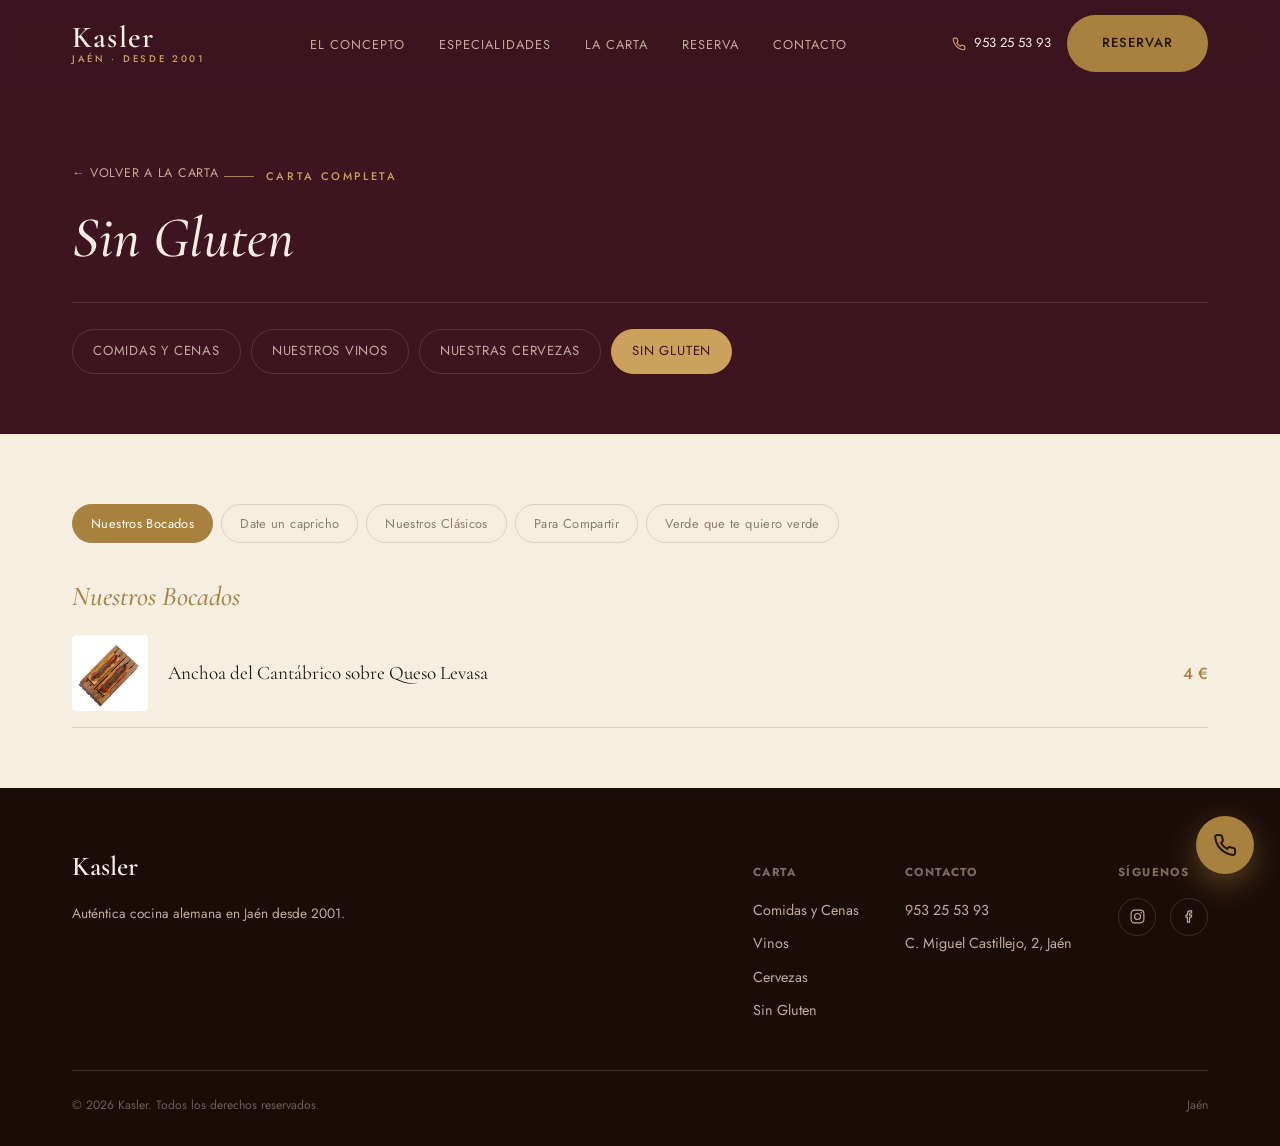
<file: carta-sin-gluten.html>
<!doctype html>
<html lang="es">
<head>
<meta charset="UTF-8">
<meta name="viewport" content="width=device-width, initial-scale=1.0">
<title>Sin Gluten — Carta Kasler</title>
<meta name="description" content="Opciones sin gluten de Kasler, aptas para celíacos, con foto y precio de cada plato.">
<link rel="icon" type="image/svg+xml" href="assets/img/favicon.svg">
<link rel="preconnect" href="https://fonts.googleapis.com">
<link rel="preconnect" href="https://fonts.gstatic.com" crossorigin>
<link href="https://fonts.googleapis.com/css2?family=Cormorant+Garamond:ital,wght@0,500;0,600;1,400;1,500&family=Jost:wght@300;400;500;600&display=swap" rel="stylesheet">
<link rel="stylesheet" href="styles.css?v=20260815c">
</head>
<body>

<div class="scroll-progress" id="scroll-progress"></div>

<!-- ============ Header ============ -->
<header class="site-header">
  <div class="container">
    <a href="index.html" class="brand">
      <b>Kasler</b>
      <span>Jaén · Desde 2001</span>
    </a>
    <nav class="main-nav">
      <ul>
        <li><a href="index.html#concepto">El concepto</a></li>
        <li><a href="index.html#especialidades">Especialidades</a></li>
        <li><a href="carta.html">La Carta</a></li>
        <li><a href="index.html#reserva">Reserva</a></li>
        <li><a href="index.html#contacto">Contacto</a></li>
      </ul>
    </nav>
    <div class="header-actions">
      <a class="phone-link" href="tel:+34953255393">
        <svg viewBox="0 0 24 24" fill="none" stroke="currentColor" stroke-width="2"><path d="M22 16.92v3a2 2 0 0 1-2.18 2 19.79 19.79 0 0 1-8.63-3.07 19.5 19.5 0 0 1-6-6 19.79 19.79 0 0 1-3.07-8.67A2 2 0 0 1 4.11 2h3a2 2 0 0 1 2 1.72c.127.96.362 1.903.7 2.81a2 2 0 0 1-.45 2.11L8.09 9.91a16 16 0 0 0 6 6l1.27-1.27a2 2 0 0 1 2.11-.45c.907.338 1.85.573 2.81.7A2 2 0 0 1 22 16.92z"/></svg>
        953 25 53 93
      </a>
      <a href="index.html#reserva" class="btn btn-primary">Reservar</a>
      <button class="nav-toggle" aria-label="Abrir menú"><span></span><span></span><span></span></button>
    </div>
  </div>
</header>

<div class="mobile-nav">
  <a href="index.html#concepto">El concepto</a>
  <a href="index.html#especialidades">Especialidades</a>
  <a href="carta.html">La Carta</a>
  <a href="index.html#reserva">Reserva</a>
  <a href="index.html#contacto">Contacto</a>
</div>

<!-- ============ Título ============ -->
<section style="background:var(--wine); padding: calc(var(--header-h) + 70px) 0 60px;">
  <div class="container">
    <a href="carta.html" class="carta-back">← Volver a la carta</a>
    <p class="eyebrow on-dark">Carta completa</p>
    <h1 style="font-family:var(--font-display); font-style:italic; color:var(--on-dark); font-size:clamp(2.4rem,5vw,3.6rem);">Sin Gluten</h1>
    <div class="carta-tabs">
      <a href="carta-comidas.html" class="carta-tab-btn">Comidas y Cenas</a>
      <a href="carta-vinos.html" class="carta-tab-btn">Nuestros Vinos</a>
      <a href="carta-cervezas.html" class="carta-tab-btn">Nuestras Cervezas</a>
      <a href="carta-sin-gluten.html" class="carta-tab-btn is-active">Sin Gluten</a>
    </div>
  </div>
</section>

<!-- ============ Sin Gluten ============ -->
<section class="carta-full">
  <div class="container">

    <div class="carta-subtabs">
      <button type="button" class="carta-subtab-btn" data-cat="bocados">Nuestros Bocados</button>
      <button type="button" class="carta-subtab-btn" data-cat="capricho-sg">Date un capricho</button>
      <button type="button" class="carta-subtab-btn" data-cat="clasicos-sg">Nuestros Clásicos</button>
      <button type="button" class="carta-subtab-btn" data-cat="compartir-sg">Para Compartir</button>
      <button type="button" class="carta-subtab-btn" data-cat="verde-sg">Verde que te quiero verde</button>
    </div>

    <div class="carta-full-cat" data-cat="bocados">
      <h3>Nuestros Bocados</h3>
      <div class="carta-full-list">
        <div class="carta-full-row"><div class="thumb"><img src="assets/img/anchoa.jpg?v=20260815c" alt="Anchoa del Cantábrico sobre Queso Levasa"></div><div class="info"><div class="name">Anchoa del Cantábrico sobre Queso Levasa</div></div><div class="price">4 €</div></div>
      </div>
    </div>

    <div class="carta-full-cat" data-cat="capricho-sg">
      <h3>Date un capricho</h3>
      <div class="carta-full-list">
        <div class="carta-full-row"><div class="thumb"><img src="assets/img/entrecot2.jpg?v=20260815c" alt="Entrecot a la Parrilla"></div><div class="info"><div class="name">Entrecot a la Parrilla</div></div><div class="price">26 €</div></div>
        <div class="carta-full-row"><div class="thumb"><img src="assets/img/presa-iberico.jpg?v=20260815c" alt="Presa de Cerdo"></div><div class="info"><div class="name">Presa de Cerdo</div></div><div class="price">24 €</div></div>
        <div class="carta-full-row no-img"><div class="info"><div class="name">Paletilla de Cordero</div></div><div class="price">28 €</div></div>
      </div>
    </div>

    <div class="carta-full-cat" data-cat="clasicos-sg">
      <h3>Nuestros Clásicos</h3>
      <div class="carta-full-list">
        <div class="carta-full-row"><div class="thumb"><img src="assets/img/codillo.jpg?v=20260815c" alt="Codillo Braseado"></div><div class="info"><div class="name">Codillo Braseado <span class="tag-star">Plato estrella</span></div><div class="desc">Recomendado para 2 personas · 22 años siguiendo la misma receta</div></div><div class="price">26 €</div></div>
        <div class="carta-full-row"><div class="thumb"><img src="assets/img/revuelto-bacalao.jpg?v=20260815c" alt="Revuelto de Bacalao"></div><div class="info"><div class="name">Revuelto de Bacalao</div></div><div class="price">13 €</div></div>
        <div class="carta-full-row"><div class="thumb"><img src="assets/img/salchichas.jpg?v=20260815c" alt="Surtido de Salchichas Kasler"></div><div class="info"><div class="name">Surtido de Salchichas Kasler</div><div class="desc">Recomendado para 2 personas</div></div><div class="price">26 €</div></div>
      </div>
    </div>

    <div class="carta-full-cat" data-cat="compartir-sg">
      <h3>Para Compartir</h3>
      <div class="carta-full-list">
        <div class="carta-full-row"><div class="thumb"><img src="assets/img/lomo-orza2.jpg?v=20260815c" alt="Lomo de Orza con Huevos Rotos"></div><div class="info"><div class="name">Lomo de Orza con Huevos Rotos</div></div><div class="price">18 €</div></div>
      </div>
    </div>

    <div class="carta-full-cat" data-cat="verde-sg">
      <h3>Verde que te quiero verde</h3>
      <div class="carta-full-list">
        <div class="carta-full-row"><div class="thumb"><img src="assets/img/bravas.jpg?v=20260815c" alt="Cazuelita de Bravas"></div><div class="info"><div class="name">Cazuelita de Bravas</div></div><div class="price">10 €</div></div>
        <div class="carta-full-row"><div class="thumb"><img src="assets/img/guacamole.jpg?v=20260815c" alt="Guacamole con Ignacios"></div><div class="info"><div class="name">Guacamole con Ignacios</div></div><div class="price">18 €</div></div>
        <div class="carta-full-row"><div class="thumb"><img src="assets/img/ensalada-salmon.jpg?v=20260815c" alt="Ensalada de Salmón y Gambas"></div><div class="info"><div class="name">Ensalada de Salmón y Gambas</div></div><div class="price"></div></div>
        <div class="carta-full-row"><div class="thumb"><img src="assets/img/ensalada-pollo.jpg?v=20260815c" alt="Ensalada de Pollo y Parmesano a la Mostaza"></div><div class="info"><div class="name">Ensalada de Pollo y Parmesano a la Mostaza</div></div><div class="price"></div></div>
      </div>
    </div>
  </div>
</section>

<!-- ============ Footer ============ -->
<footer class="site-footer">
  <div class="container">
    <div class="footer-top">
      <div>
        <div class="footer-brand"><b>Kasler</b></div>
        <p class="footer-note">Auténtica cocina alemana en Jaén desde 2001.</p>
      </div>
      <div class="footer-links">
        <div class="footer-col">
          <h5>Carta</h5>
          <a href="carta-comidas.html">Comidas y Cenas</a>
          <a href="carta-vinos.html">Vinos</a>
          <a href="carta-cervezas.html">Cervezas</a>
          <a href="carta-sin-gluten.html">Sin Gluten</a>
        </div>
        <div class="footer-col">
          <h5>Contacto</h5>
          <a href="tel:+34953255393">953 25 53 93</a>
          <p>C. Miguel Castillejo, 2, Jaén</p>
        </div>
        <div class="footer-col">
          <h5>Síguenos</h5>
          <div class="social-row">
            <a href="https://www.instagram.com/kaslerjaen" target="_blank" rel="noopener" aria-label="Instagram">
              <svg viewBox="0 0 24 24" fill="none" stroke="currentColor" stroke-width="1.6"><rect x="3" y="3" width="18" height="18" rx="5"/><circle cx="12" cy="12" r="4.2"/><circle cx="17.2" cy="6.8" r="1.1" fill="currentColor" stroke="none"/></svg>
            </a>
            <a href="https://www.facebook.com/KaslerJaen/" target="_blank" rel="noopener" aria-label="Facebook">
              <svg viewBox="0 0 24 24" fill="none" stroke="currentColor" stroke-width="1.6"><path d="M15 4h-2a4 4 0 0 0-4 4v2H7v3h2v7h3v-7h2.5l.5-3H12V8a1 1 0 0 1 1-1h2z"/></svg>
            </a>
          </div>
        </div>
      </div>
    </div>
    <div class="footer-bottom">
      <span>© <span id="year">2026</span> Kasler. Todos los derechos reservados.</span>
      <span>Jaén</span>
    </div>
  </div>
</footer>

<a class="call-float" href="tel:+34953255393" aria-label="Llamar a Kasler">
  <svg viewBox="0 0 24 24" fill="none" stroke="currentColor" stroke-width="2"><path d="M22 16.92v3a2 2 0 0 1-2.18 2 19.79 19.79 0 0 1-8.63-3.07 19.5 19.5 0 0 1-6-6 19.79 19.79 0 0 1-3.07-8.67A2 2 0 0 1 4.11 2h3a2 2 0 0 1 2 1.72c.127.96.362 1.903.7 2.81a2 2 0 0 1-.45 2.11L8.09 9.91a16 16 0 0 0 6 6l1.27-1.27a2 2 0 0 1 2.11-.45c.907.338 1.85.573 2.81.7A2 2 0 0 1 22 16.92z"/></svg>
</a>

<script defer src="lib/gsap.min.js?v=20260815c"></script>
<script defer src="lib/ScrollTrigger.min.js?v=20260815c"></script>
<script defer src="lib/manifest.js?v=20260815c"></script>
<script defer src="main.js?v=20260815c"></script>
</body>
</html>
</file>
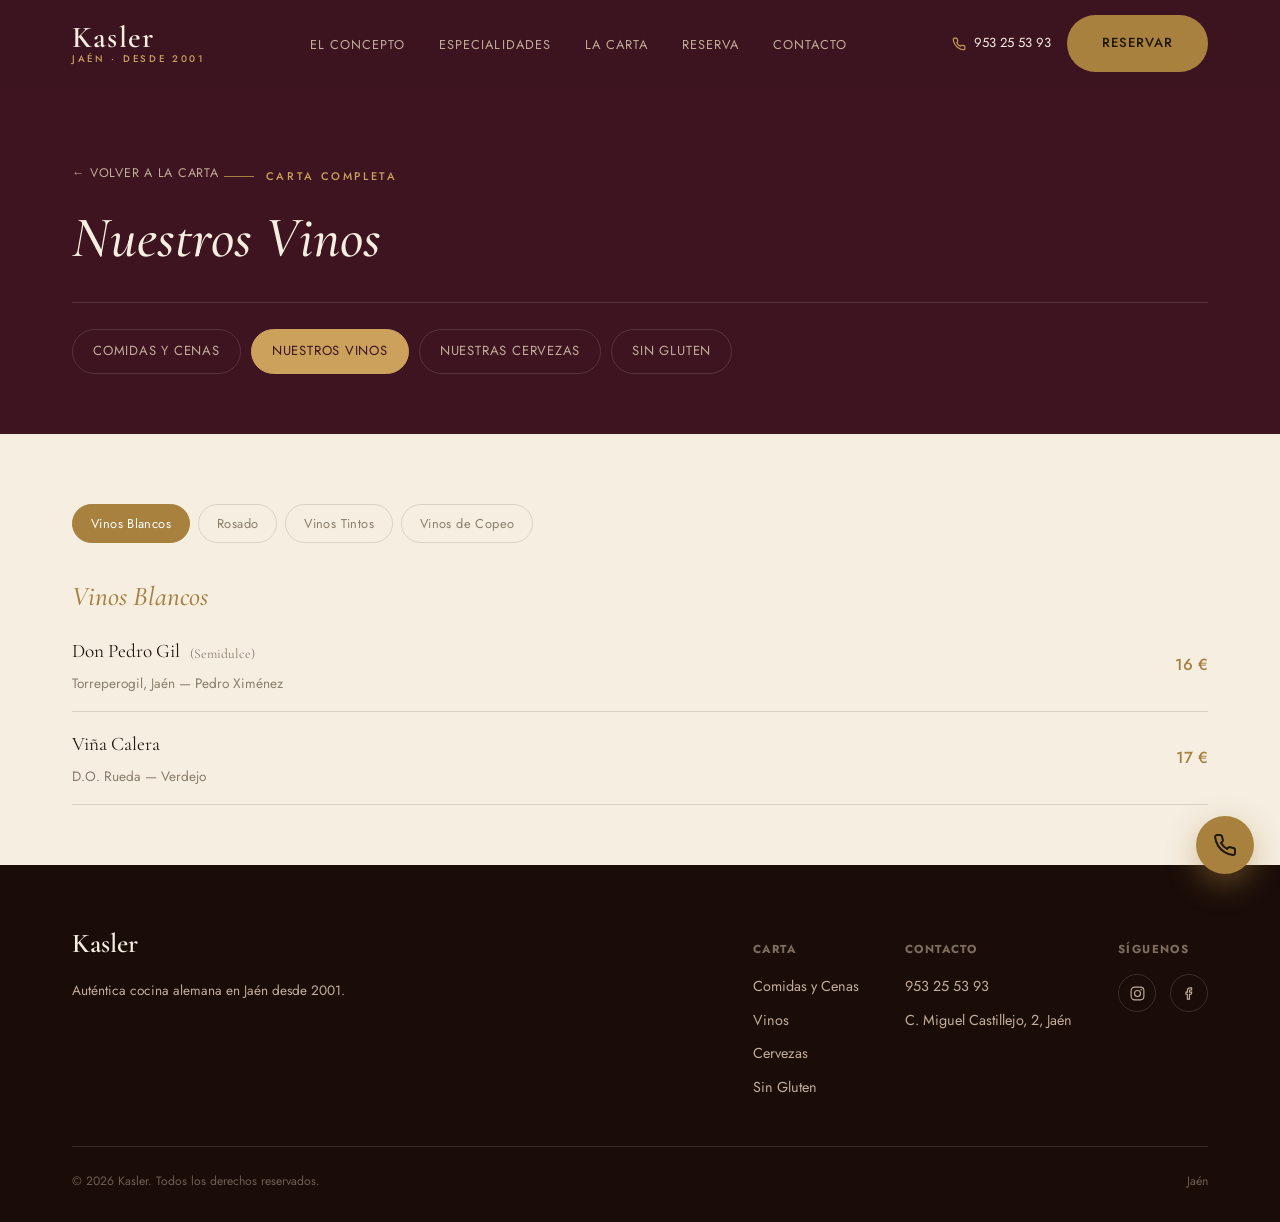
<file: carta-vinos.html>
<!doctype html>
<html lang="es">
<head>
<meta charset="UTF-8">
<meta name="viewport" content="width=device-width, initial-scale=1.0">
<title>Nuestros Vinos — Carta Kasler</title>
<meta name="description" content="La bodega de Kasler: vinos blancos, rosados, tintos y de copeo, con denominación de origen y precio.">
<link rel="icon" type="image/svg+xml" href="assets/img/favicon.svg">
<link rel="preconnect" href="https://fonts.googleapis.com">
<link rel="preconnect" href="https://fonts.gstatic.com" crossorigin>
<link href="https://fonts.googleapis.com/css2?family=Cormorant+Garamond:ital,wght@0,500;0,600;1,400;1,500&family=Jost:wght@300;400;500;600&display=swap" rel="stylesheet">
<link rel="stylesheet" href="styles.css?v=20260815c">
</head>
<body>

<div class="scroll-progress" id="scroll-progress"></div>

<!-- ============ Header ============ -->
<header class="site-header">
  <div class="container">
    <a href="index.html" class="brand">
      <b>Kasler</b>
      <span>Jaén · Desde 2001</span>
    </a>
    <nav class="main-nav">
      <ul>
        <li><a href="index.html#concepto">El concepto</a></li>
        <li><a href="index.html#especialidades">Especialidades</a></li>
        <li><a href="carta.html">La Carta</a></li>
        <li><a href="index.html#reserva">Reserva</a></li>
        <li><a href="index.html#contacto">Contacto</a></li>
      </ul>
    </nav>
    <div class="header-actions">
      <a class="phone-link" href="tel:+34953255393">
        <svg viewBox="0 0 24 24" fill="none" stroke="currentColor" stroke-width="2"><path d="M22 16.92v3a2 2 0 0 1-2.18 2 19.79 19.79 0 0 1-8.63-3.07 19.5 19.5 0 0 1-6-6 19.79 19.79 0 0 1-3.07-8.67A2 2 0 0 1 4.11 2h3a2 2 0 0 1 2 1.72c.127.96.362 1.903.7 2.81a2 2 0 0 1-.45 2.11L8.09 9.91a16 16 0 0 0 6 6l1.27-1.27a2 2 0 0 1 2.11-.45c.907.338 1.85.573 2.81.7A2 2 0 0 1 22 16.92z"/></svg>
        953 25 53 93
      </a>
      <a href="index.html#reserva" class="btn btn-primary">Reservar</a>
      <button class="nav-toggle" aria-label="Abrir menú"><span></span><span></span><span></span></button>
    </div>
  </div>
</header>

<div class="mobile-nav">
  <a href="index.html#concepto">El concepto</a>
  <a href="index.html#especialidades">Especialidades</a>
  <a href="carta.html">La Carta</a>
  <a href="index.html#reserva">Reserva</a>
  <a href="index.html#contacto">Contacto</a>
</div>

<!-- ============ Título ============ -->
<section style="background:var(--wine); padding: calc(var(--header-h) + 70px) 0 60px;">
  <div class="container">
    <a href="carta.html" class="carta-back">← Volver a la carta</a>
    <p class="eyebrow on-dark">Carta completa</p>
    <h1 style="font-family:var(--font-display); font-style:italic; color:var(--on-dark); font-size:clamp(2.4rem,5vw,3.6rem);">Nuestros Vinos</h1>
    <div class="carta-tabs">
      <a href="carta-comidas.html" class="carta-tab-btn">Comidas y Cenas</a>
      <a href="carta-vinos.html" class="carta-tab-btn is-active">Nuestros Vinos</a>
      <a href="carta-cervezas.html" class="carta-tab-btn">Nuestras Cervezas</a>
      <a href="carta-sin-gluten.html" class="carta-tab-btn">Sin Gluten</a>
    </div>
  </div>
</section>

<!-- ============ Vinos ============ -->
<section class="carta-full">
  <div class="container">

    <div class="carta-subtabs">
      <button type="button" class="carta-subtab-btn" data-cat="blancos">Vinos Blancos</button>
      <button type="button" class="carta-subtab-btn" data-cat="rosado">Rosado</button>
      <button type="button" class="carta-subtab-btn" data-cat="tintos">Vinos Tintos</button>
      <button type="button" class="carta-subtab-btn" data-cat="copeo">Vinos de Copeo</button>
    </div>

    <div class="carta-full-cat" data-cat="blancos">
      <h3>Vinos Blancos</h3>
      <div class="carta-full-list">
        <div class="carta-full-row no-img"><div class="info"><div class="name">Don Pedro Gil <span class="desc" style="display:inline;">(Semidulce)</span></div><div class="desc">Torreperogil, Jaén — Pedro Ximénez</div></div><div class="price">16 €</div></div>
        <div class="carta-full-row no-img"><div class="info"><div class="name">Viña Calera</div><div class="desc">D.O. Rueda — Verdejo</div></div><div class="price">17 €</div></div>
      </div>
    </div>

    <div class="carta-full-cat" data-cat="rosado">
      <h3>Rosado</h3>
      <div class="carta-full-list">
        <div class="carta-full-row no-img"><div class="info"><div class="name">La Sastrería Rosado</div><div class="desc">D.O.P. Cariñena — Garnacha</div></div><div class="price">16 €</div></div>
      </div>
    </div>

    <div class="carta-full-cat" data-cat="tintos">
      <h3>Vinos Tintos</h3>
      <div class="carta-full-list">
        <div class="carta-full-row no-img"><div class="info"><div class="name">La Sastrería</div><div class="desc">D.O.P. Cariñena — Garnacha</div></div><div class="price">16 €</div></div>
        <div class="carta-full-row no-img"><div class="info"><div class="name">Caseria de los Alfarjes</div><div class="desc">Arbuniel — Tempranillo</div></div><div class="price">19 €</div></div>
        <div class="carta-full-row no-img"><div class="info"><div class="name">Borsao</div><div class="desc">Campo de Borja — Garnacha, Syrah, Tempranillo</div></div><div class="price">18 €</div></div>
        <div class="carta-full-row no-img"><div class="info"><div class="name">Viña Bujanda</div><div class="desc">D.O.Ca La Rioja — Tempranillo</div></div><div class="price">21 €</div></div>
        <div class="carta-full-row no-img"><div class="info"><div class="name">Señorío Real</div><div class="desc">D.O. Ribera del Duero — Tempranillo</div></div><div class="price">22 €</div></div>
        <div class="carta-full-row no-img"><div class="info"><div class="name">Paco García</div><div class="desc">D.O.Ca La Rioja — Garnacha</div></div><div class="price">28 €</div></div>
        <div class="carta-full-row no-img"><div class="info"><div class="name">Matarromera</div><div class="desc">D.O. Ribera del Duero — Tempranillo</div></div><div class="price">33 €</div></div>
        <div class="carta-full-row no-img"><div class="info"><div class="name">Vetus</div><div class="desc">D.O. Toro — Tinta de Toro 100%</div></div><div class="price">28 €</div></div>
        <div class="carta-full-row no-img"><div class="info"><div class="name">Entredicho BIO</div><div class="desc">Beñatae — Monastrell, Syrah, Jaén Negro</div></div><div class="price">28 €</div></div>
        <div class="carta-full-row no-img"><div class="info"><div class="name">Habla del Silencio</div><div class="desc">V.T. Extremadura — Syrah, Cabernet, Sauvignon, Tempranillo, Cabernet Franc</div></div><div class="price">26 €</div></div>
        <div class="carta-full-row no-img"><div class="info"><div class="name">Pétalos del Bierzo</div><div class="desc">D.O. Bierzo — Alicante Bouschet, Mencía, uva blanca</div></div><div class="price">29 €</div></div>
        <div class="carta-full-row no-img"><div class="info"><div class="name">Muga</div><div class="desc">D.O.Ca La Rioja — Tempranillo, Garnacha tinta, Mazuelo y Graciano</div></div><div class="price">32 €</div></div>
        <div class="carta-full-row no-img"><div class="info"><div class="name">Pago de Capellanes</div><div class="desc">D.O. Ribera del Duero — Tempranillo</div></div><div class="price">33 €</div></div>
        <div class="carta-full-row no-img"><div class="info"><div class="name">Luis Cañas</div><div class="desc">D.O.Ca La Rioja — Tempranillo</div></div><div class="price">26 €</div></div>
        <div class="carta-full-row no-img"><div class="info"><div class="name">Conde de San Cristóbal</div><div class="desc">D.O. Ribera del Duero — Tinta Fina, Cabernet Sauvignon, Merlot</div></div><div class="price">30 €</div></div>
        <div class="carta-full-row no-img"><div class="info"><div class="name">Marqués de Velilla Magnum</div><div class="desc">D.O. Ribera del Duero — Tempranillo</div></div><div class="price">35 €</div></div>
      </div>
    </div>

    <div class="carta-full-cat" data-cat="copeo">
      <h3>Vinos de Copeo</h3>
      <div class="carta-full-list">
        <div class="carta-full-row no-img"><div class="info"><div class="name">La Sastrería Cariñena</div></div><div class="price">3 €</div></div>
        <div class="carta-full-row no-img"><div class="info"><div class="name">Casería los Alfarjes</div></div><div class="price">3,5 €</div></div>
        <div class="carta-full-row no-img"><div class="info"><div class="name">Señorío Real</div></div><div class="price">3,6 €</div></div>
        <div class="carta-full-row no-img"><div class="info"><div class="name">Marqués de Velilla</div></div><div class="price">3,5 €</div></div>
      </div>
    </div>
  </div>
</section>

<!-- ============ Footer ============ -->
<footer class="site-footer">
  <div class="container">
    <div class="footer-top">
      <div>
        <div class="footer-brand"><b>Kasler</b></div>
        <p class="footer-note">Auténtica cocina alemana en Jaén desde 2001.</p>
      </div>
      <div class="footer-links">
        <div class="footer-col">
          <h5>Carta</h5>
          <a href="carta-comidas.html">Comidas y Cenas</a>
          <a href="carta-vinos.html">Vinos</a>
          <a href="carta-cervezas.html">Cervezas</a>
          <a href="carta-sin-gluten.html">Sin Gluten</a>
        </div>
        <div class="footer-col">
          <h5>Contacto</h5>
          <a href="tel:+34953255393">953 25 53 93</a>
          <p>C. Miguel Castillejo, 2, Jaén</p>
        </div>
        <div class="footer-col">
          <h5>Síguenos</h5>
          <div class="social-row">
            <a href="https://www.instagram.com/kaslerjaen" target="_blank" rel="noopener" aria-label="Instagram">
              <svg viewBox="0 0 24 24" fill="none" stroke="currentColor" stroke-width="1.6"><rect x="3" y="3" width="18" height="18" rx="5"/><circle cx="12" cy="12" r="4.2"/><circle cx="17.2" cy="6.8" r="1.1" fill="currentColor" stroke="none"/></svg>
            </a>
            <a href="https://www.facebook.com/KaslerJaen/" target="_blank" rel="noopener" aria-label="Facebook">
              <svg viewBox="0 0 24 24" fill="none" stroke="currentColor" stroke-width="1.6"><path d="M15 4h-2a4 4 0 0 0-4 4v2H7v3h2v7h3v-7h2.5l.5-3H12V8a1 1 0 0 1 1-1h2z"/></svg>
            </a>
          </div>
        </div>
      </div>
    </div>
    <div class="footer-bottom">
      <span>© <span id="year">2026</span> Kasler. Todos los derechos reservados.</span>
      <span>Jaén</span>
    </div>
  </div>
</footer>

<a class="call-float" href="tel:+34953255393" aria-label="Llamar a Kasler">
  <svg viewBox="0 0 24 24" fill="none" stroke="currentColor" stroke-width="2"><path d="M22 16.92v3a2 2 0 0 1-2.18 2 19.79 19.79 0 0 1-8.63-3.07 19.5 19.5 0 0 1-6-6 19.79 19.79 0 0 1-3.07-8.67A2 2 0 0 1 4.11 2h3a2 2 0 0 1 2 1.72c.127.96.362 1.903.7 2.81a2 2 0 0 1-.45 2.11L8.09 9.91a16 16 0 0 0 6 6l1.27-1.27a2 2 0 0 1 2.11-.45c.907.338 1.85.573 2.81.7A2 2 0 0 1 22 16.92z"/></svg>
</a>

<script defer src="lib/gsap.min.js?v=20260815c"></script>
<script defer src="lib/ScrollTrigger.min.js?v=20260815c"></script>
<script defer src="lib/manifest.js?v=20260815c"></script>
<script defer src="main.js?v=20260815c"></script>
</body>
</html>
</file>
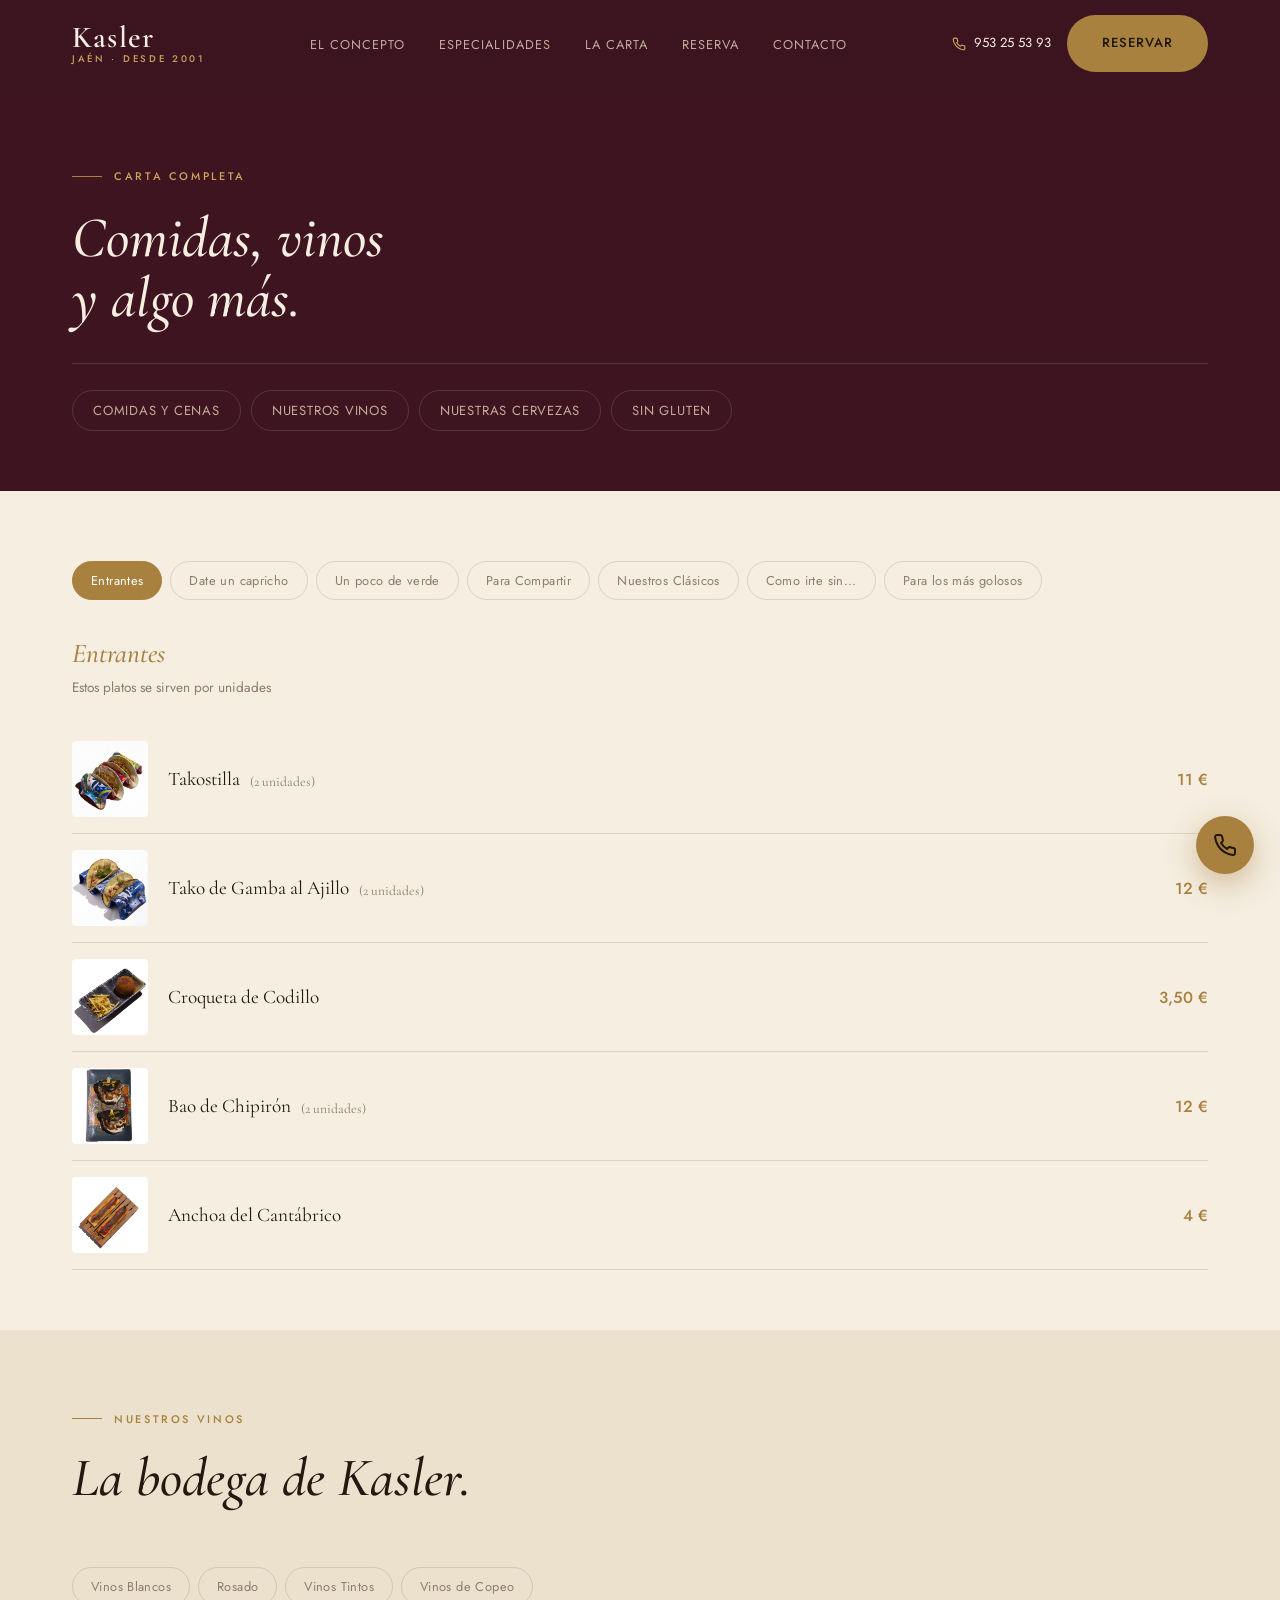
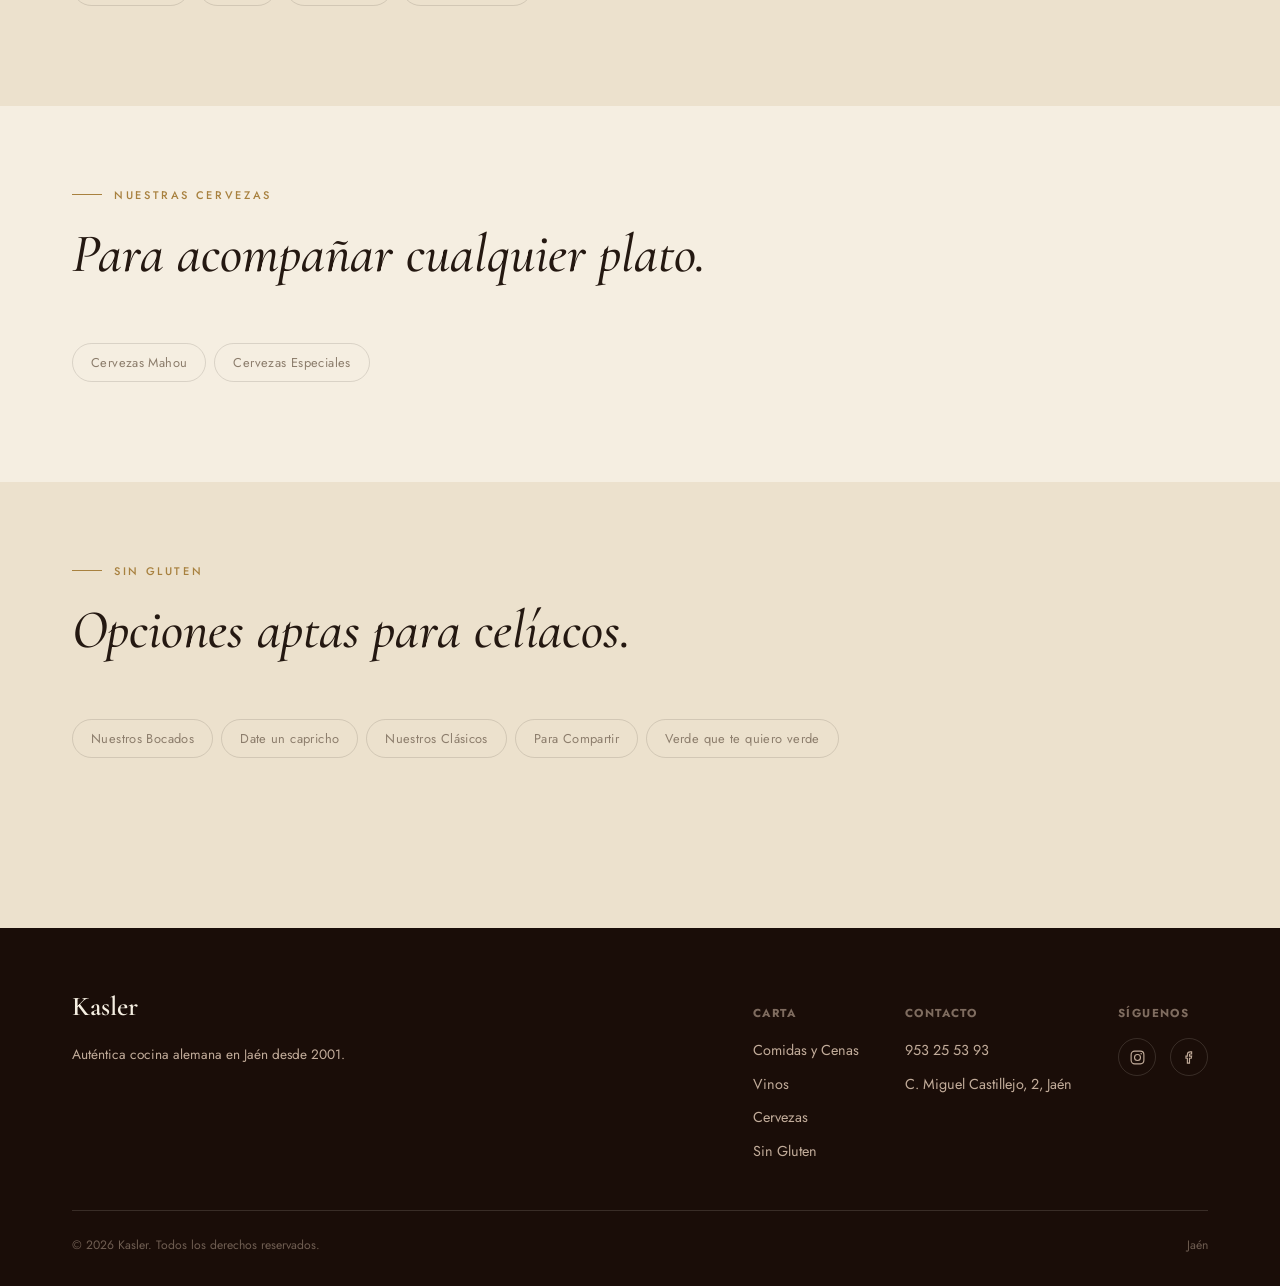
<file: carta.html>
<!doctype html>
<html lang="es">
<head>
<meta charset="UTF-8">
<meta name="viewport" content="width=device-width, initial-scale=1.0">
<title>La Carta Completa — Kasler</title>
<meta name="description" content="Carta completa de Kasler: comidas y cenas, vinos, cervezas y opciones sin gluten. Auténtica cocina alemana y mediterránea en Jaén.">
<link rel="icon" type="image/svg+xml" href="assets/img/favicon.svg">
<link rel="preconnect" href="https://fonts.googleapis.com">
<link rel="preconnect" href="https://fonts.gstatic.com" crossorigin>
<link href="https://fonts.googleapis.com/css2?family=Cormorant+Garamond:ital,wght@0,400;0,500;0,600;1,400;1,500&family=Jost:wght@300;400;500;600&display=swap" rel="stylesheet">
<link rel="stylesheet" href="styles.css?v=20260815b">
</head>
<body>

<div class="scroll-progress" id="scroll-progress"></div>

<!-- ============ Header ============ -->
<header class="site-header">
  <div class="container">
    <a href="index.html" class="brand">
      <b>Kasler</b>
      <span>Jaén · Desde 2001</span>
    </a>
    <nav class="main-nav">
      <ul>
        <li><a href="index.html#concepto">El concepto</a></li>
        <li><a href="index.html#especialidades">Especialidades</a></li>
        <li><a href="carta.html">La Carta</a></li>
        <li><a href="index.html#reserva">Reserva</a></li>
        <li><a href="index.html#contacto">Contacto</a></li>
      </ul>
    </nav>
    <div class="header-actions">
      <a class="phone-link" href="tel:+34953255393">
        <svg viewBox="0 0 24 24" fill="none" stroke="currentColor" stroke-width="2"><path d="M22 16.92v3a2 2 0 0 1-2.18 2 19.79 19.79 0 0 1-8.63-3.07 19.5 19.5 0 0 1-6-6 19.79 19.79 0 0 1-3.07-8.67A2 2 0 0 1 4.11 2h3a2 2 0 0 1 2 1.72c.127.96.362 1.903.7 2.81a2 2 0 0 1-.45 2.11L8.09 9.91a16 16 0 0 0 6 6l1.27-1.27a2 2 0 0 1 2.11-.45c.907.338 1.85.573 2.81.7A2 2 0 0 1 22 16.92z"/></svg>
        953 25 53 93
      </a>
      <a href="index.html#reserva" class="btn btn-primary">Reservar</a>
      <button class="nav-toggle" aria-label="Abrir menú"><span></span><span></span><span></span></button>
    </div>
  </div>
</header>

<div class="mobile-nav">
  <a href="index.html#concepto">El concepto</a>
  <a href="index.html#especialidades">Especialidades</a>
  <a href="carta.html">La Carta</a>
  <a href="index.html#reserva">Reserva</a>
  <a href="index.html#contacto">Contacto</a>
</div>

<!-- ============ Título ============ -->
<section style="background:var(--wine); padding: calc(var(--header-h) + 70px) 0 60px;">
  <div class="container">
    <p class="eyebrow on-dark">Carta completa</p>
    <h1 style="font-family:var(--font-display); font-style:italic; color:var(--on-dark); font-size:clamp(2.4rem,5vw,3.6rem);">Comidas, vinos<br>y algo más.</h1>
    <div class="carta-tabs" id="carta-tabs">
      <button type="button" class="carta-tab-btn" data-target="comidas">Comidas y Cenas</button>
      <button type="button" class="carta-tab-btn" data-target="vinos">Nuestros Vinos</button>
      <button type="button" class="carta-tab-btn" data-target="cervezas">Nuestras Cervezas</button>
      <button type="button" class="carta-tab-btn" data-target="singluten">Sin Gluten</button>
    </div>
  </div>
</section>

<!-- ============ Comidas y Cenas ============ -->
<section class="carta-full carta-panel" id="comidas" data-panel="comidas">
  <div class="container">

    <div class="carta-subtabs">
      <button type="button" class="carta-subtab-btn" data-cat="entrantes">Entrantes</button>
      <button type="button" class="carta-subtab-btn" data-cat="capricho">Date un capricho</button>
      <button type="button" class="carta-subtab-btn" data-cat="verde">Un poco de verde</button>
      <button type="button" class="carta-subtab-btn" data-cat="compartir">Para Compartir</button>
      <button type="button" class="carta-subtab-btn" data-cat="clasicos">Nuestros Clásicos</button>
      <button type="button" class="carta-subtab-btn" data-cat="irte-sin">Como irte sin...</button>
      <button type="button" class="carta-subtab-btn" data-cat="golosos">Para los más golosos</button>
    </div>

    <div class="carta-full-cat" data-cat="entrantes">
      <h3>Entrantes</h3>
      <p class="cat-note">Estos platos se sirven por unidades</p>
      <div class="carta-full-list">
        <div class="carta-full-row"><div class="thumb"><img src="assets/img/takostilla.jpg?v=20260815b" alt="Takostilla"></div><div class="info"><div class="name">Takostilla <span class="desc" style="display:inline;">(2 unidades)</span></div></div><div class="price">11 €</div></div>
        <div class="carta-full-row"><div class="thumb"><img src="assets/img/tako-gamba.jpg?v=20260815b" alt="Tako de Gamba al Ajillo"></div><div class="info"><div class="name">Tako de Gamba al Ajillo <span class="desc" style="display:inline;">(2 unidades)</span></div></div><div class="price">12 €</div></div>
        <div class="carta-full-row"><div class="thumb"><img src="assets/img/croqueta-codillo.jpg?v=20260815b" alt="Croqueta de Codillo"></div><div class="info"><div class="name">Croqueta de Codillo</div></div><div class="price">3,50 €</div></div>
        <div class="carta-full-row"><div class="thumb"><img src="assets/img/bao-chipiron.jpg?v=20260815b" alt="Bao de Chipirón"></div><div class="info"><div class="name">Bao de Chipirón <span class="desc" style="display:inline;">(2 unidades)</span></div></div><div class="price">12 €</div></div>
        <div class="carta-full-row"><div class="thumb"><img src="assets/img/anchoa.jpg?v=20260815b" alt="Anchoa del Cantábrico"></div><div class="info"><div class="name">Anchoa del Cantábrico</div></div><div class="price">4 €</div></div>
      </div>
    </div>

    <div class="carta-full-cat" data-cat="capricho">
      <h3>Date un capricho</h3>
      <div class="carta-full-list">
        <div class="carta-full-row"><div class="thumb"><img src="assets/img/nuestra-rusa.jpg?v=20260815b" alt="Nuestra Rusa"></div><div class="info"><div class="name">Nuestra Rusa</div><div class="desc">Patatas, ventresca de atún y AOVE</div></div><div class="price">15 €</div></div>
        <div class="carta-full-row"><div class="thumb"><img src="assets/img/yogurt-foie.jpg?v=20260815b" alt="Yogurt de foie"></div><div class="info"><div class="name">Yogurt de foie</div><div class="desc">Foie cremoso con mermelada de fresa para untar en brioche</div></div><div class="price">15 €</div></div>
        <div class="carta-full-row"><div class="thumb"><img src="assets/img/focaccia.jpg?v=20260815b" alt="Focaccia de presa"></div><div class="info"><div class="name">Focaccia de presa</div><div class="desc">Presa ibérica, cebolla caramelizada y queso de cabra</div></div><div class="price">12 €</div></div>
        <div class="carta-full-row"><div class="thumb"><img src="assets/img/hamburguesa.jpg?v=20260815b" alt="Hamburguesa de vaca a la parrilla"></div><div class="info"><div class="name">Hamburguesa de vaca a la parrilla</div></div><div class="price">17 €</div></div>
      </div>
    </div>

    <div class="carta-full-cat" data-cat="verde">
      <h3>Un poco de verde</h3>
      <div class="carta-full-list">
        <div class="carta-full-row"><div class="thumb"><img src="assets/img/bravas.jpg?v=20260815b" alt="Cazuelita de Bravas"></div><div class="info"><div class="name">Cazuelita de Bravas <span class="tag-star" style="background:var(--ink);">Picante</span></div></div><div class="price">14 €</div></div>
        <div class="carta-full-row"><div class="thumb"><img src="assets/img/alcachofas2.jpg?v=20260815b" alt="Alcachofas y crema de Calabaza"></div><div class="info"><div class="name">Alcachofas y crema de Calabaza <span class="tag-veg">Vegano</span></div></div><div class="price">15 €</div></div>
        <div class="carta-full-row"><div class="thumb"><img src="assets/img/guacamole.jpg?v=20260815b" alt="Guacamole con Ignacios"></div><div class="info"><div class="name">Guacamole con Ignacios</div><div class="desc">En mortero con pepitas de pollo crujiente</div></div><div class="price">19 €</div></div>
        <div class="carta-full-row"><div class="thumb"><img src="assets/img/ensalada-salmon.jpg?v=20260815b" alt="Ensalada de Salmón, Gambas y Gulas"></div><div class="info"><div class="name">Ensalada de Salmón, Gambas y Gulas</div></div><div class="price">13 €</div></div>
        <div class="carta-full-row"><div class="thumb"><img src="assets/img/ensalada-pollo.jpg?v=20260815b" alt="Ensalada de Pollo y Parmesano a la Mostaza"></div><div class="info"><div class="name">Ensalada de Pollo y Parmesano a la Mostaza</div></div><div class="price">12 €</div></div>
      </div>
    </div>

    <div class="carta-full-cat" data-cat="compartir">
      <h3>Para Compartir</h3>
      <div class="carta-full-list">
        <div class="carta-full-row"><div class="thumb"><img src="assets/img/risotto.jpg?v=20260815b" alt="Risotto de Hongos y Foie"></div><div class="info"><div class="name">Risotto de Hongos y Foie</div></div><div class="price">14 €</div></div>
        <div class="carta-full-row"><div class="thumb"><img src="assets/img/lomo-orza2.jpg?v=20260815b" alt="Lomo de Orza con Huevos Rotos"></div><div class="info"><div class="name">Lomo de Orza con Huevos Rotos</div></div><div class="price">15 €</div></div>
      </div>
    </div>

    <div class="carta-full-cat" data-cat="clasicos">
      <h3>Nuestros Clásicos</h3>
      <div class="carta-full-list">
        <div class="carta-full-row"><div class="thumb"><img src="assets/img/mousaka.jpg?v=20260815b" alt="Mousaka de Berenjenas"></div><div class="info"><div class="name">Mousaka de Berenjenas</div></div><div class="price">18 €</div></div>
        <div class="carta-full-row"><div class="thumb"><img src="assets/img/codillo.jpg?v=20260815b" alt="Codillo Braseado"></div><div class="info"><div class="name">Codillo Braseado <span class="tag-star">Plato estrella</span></div><div class="desc">23 años siguiendo la misma receta · Recomendado para 2 personas</div></div><div class="price">26 €</div></div>
        <div class="carta-full-row"><div class="thumb"><img src="assets/img/revuelto-bacalao.jpg?v=20260815b" alt="Revuelto de Bacalao con Patatas Paja"></div><div class="info"><div class="name">Revuelto de Bacalao con Patatas Paja</div></div><div class="price">14 €</div></div>
        <div class="carta-full-row"><div class="thumb"><img src="assets/img/schnitzel2.jpg?v=20260815b" alt="Schnitzel"></div><div class="info"><div class="name">Schnitzel</div><div class="desc">Rebozado crujiente, huevos para romper y crema de trufa · Recomendado para 2</div></div><div class="price">23 €</div></div>
        <div class="carta-full-row"><div class="thumb"><img src="assets/img/canelones.jpg?v=20260815b" alt="Canelones de Pato gratinados con Foie"></div><div class="info"><div class="name">Canelones de Pato gratinados con Foie</div></div><div class="price">23 €</div></div>
        <div class="carta-full-row"><div class="thumb"><img src="assets/img/salchichas.jpg?v=20260815b" alt="Surtido de Salchichas Kasler"></div><div class="info"><div class="name">Surtido de Salchichas Kasler</div><div class="desc">Recomendado para 2 personas</div></div><div class="price">26 €</div></div>
      </div>
    </div>

    <div class="carta-full-cat" data-cat="irte-sin">
      <h3>Como irte sin...</h3>
      <div class="carta-full-list">
        <div class="carta-full-row"><div class="thumb"><img src="assets/img/bacalao-gratinado.jpg?v=20260815b" alt="Lomo de Bacalao Gratinado"></div><div class="info"><div class="name">Lomo de Bacalao Gratinado</div></div><div class="price">26 €</div></div>
        <div class="carta-full-row"><div class="thumb"><img src="assets/img/tataki.jpg?v=20260815b" alt="Tataki de Atún"></div><div class="info"><div class="name">Tataki de Atún</div></div><div class="price">25 €</div></div>
        <div class="carta-full-row"><div class="thumb"><img src="assets/img/entrecot2.jpg?v=20260815b" alt="Entrecot de Vaca a la Parrilla"></div><div class="info"><div class="name">Entrecot de Vaca a la Parrilla</div></div><div class="price">32 €</div></div>
        <div class="carta-full-row"><div class="thumb"><img src="assets/img/presa-iberico.jpg?v=20260815b" alt="Presa de Cerdo Ibérico a la Brasa"></div><div class="info"><div class="name">Presa de Cerdo Ibérico a la Brasa</div></div><div class="price">26 €</div></div>
      </div>
    </div>

    <div class="carta-full-cat" data-cat="golosos">
      <h3>Para los más golosos</h3>
      <div class="carta-full-list">
        <div class="carta-full-row"><div class="thumb"><img src="assets/img/brownie2.jpg?v=20260815b" alt="Brownie de Kinder"></div><div class="info"><div class="name">Brownie de Kinder</div></div><div class="price">6,9 €</div></div>
        <div class="carta-full-row"><div class="thumb"><img src="assets/img/cheesekasler.jpg?v=20260815b" alt="Cheesekasler"></div><div class="info"><div class="name">Cheesekasler</div></div><div class="price">6,9 €</div></div>
        <div class="carta-full-row"><div class="thumb"><img src="assets/img/apfelstrudel.jpg?v=20260815b" alt="Apfelstrudel"></div><div class="info"><div class="name">Apfelstrudel</div></div><div class="price">6,5 €</div></div>
      </div>
    </div>

  </div>
</section>

<!-- ============ Vinos ============ -->
<section class="carta-full carta-panel" id="vinos" data-panel="vinos" style="background:var(--cream-alt);">
  <div class="container">
    <div class="section-head" data-reveal>
      <p class="eyebrow">Nuestros Vinos</p>
      <h2>La bodega de Kasler.</h2>
    </div>

    <div class="carta-subtabs">
      <button type="button" class="carta-subtab-btn" data-cat="blancos">Vinos Blancos</button>
      <button type="button" class="carta-subtab-btn" data-cat="rosado">Rosado</button>
      <button type="button" class="carta-subtab-btn" data-cat="tintos">Vinos Tintos</button>
      <button type="button" class="carta-subtab-btn" data-cat="copeo">Vinos de Copeo</button>
    </div>

    <div class="carta-full-cat" data-cat="blancos">
      <h3>Vinos Blancos</h3>
      <div class="carta-full-list">
        <div class="carta-full-row no-img"><div class="info"><div class="name">Don Pedro Gil <span class="desc" style="display:inline;">(Semidulce)</span></div><div class="desc">Torreperogil, Jaén — Pedro Ximénez</div></div><div class="price">16 €</div></div>
        <div class="carta-full-row no-img"><div class="info"><div class="name">Viña Calera</div><div class="desc">D.O. Rueda — Verdejo</div></div><div class="price">17 €</div></div>
      </div>
    </div>

    <div class="carta-full-cat" data-cat="rosado">
      <h3>Rosado</h3>
      <div class="carta-full-list">
        <div class="carta-full-row no-img"><div class="info"><div class="name">La Sastrería Rosado</div><div class="desc">D.O.P. Cariñena — Garnacha</div></div><div class="price">16 €</div></div>
      </div>
    </div>

    <div class="carta-full-cat" data-cat="tintos">
      <h3>Vinos Tintos</h3>
      <div class="carta-full-list">
        <div class="carta-full-row no-img"><div class="info"><div class="name">La Sastrería</div><div class="desc">D.O.P. Cariñena — Garnacha</div></div><div class="price">16 €</div></div>
        <div class="carta-full-row no-img"><div class="info"><div class="name">Caseria de los Alfarjes</div><div class="desc">Arbuniel — Tempranillo</div></div><div class="price">19 €</div></div>
        <div class="carta-full-row no-img"><div class="info"><div class="name">Borsao</div><div class="desc">Campo de Borja — Garnacha, Syrah, Tempranillo</div></div><div class="price">18 €</div></div>
        <div class="carta-full-row no-img"><div class="info"><div class="name">Viña Bujanda</div><div class="desc">D.O.Ca La Rioja — Tempranillo</div></div><div class="price">21 €</div></div>
        <div class="carta-full-row no-img"><div class="info"><div class="name">Señorío Real</div><div class="desc">D.O. Ribera del Duero — Tempranillo</div></div><div class="price">22 €</div></div>
        <div class="carta-full-row no-img"><div class="info"><div class="name">Paco García</div><div class="desc">D.O.Ca La Rioja — Garnacha</div></div><div class="price">28 €</div></div>
        <div class="carta-full-row no-img"><div class="info"><div class="name">Matarromera</div><div class="desc">D.O. Ribera del Duero — Tempranillo</div></div><div class="price">33 €</div></div>
        <div class="carta-full-row no-img"><div class="info"><div class="name">Vetus</div><div class="desc">D.O. Toro — Tinta de Toro 100%</div></div><div class="price">28 €</div></div>
        <div class="carta-full-row no-img"><div class="info"><div class="name">Entredicho BIO</div><div class="desc">Beñatae — Monastrell, Syrah, Jaén Negro</div></div><div class="price">28 €</div></div>
        <div class="carta-full-row no-img"><div class="info"><div class="name">Habla del Silencio</div><div class="desc">V.T. Extremadura — Syrah, Cabernet, Sauvignon, Tempranillo, Cabernet Franc</div></div><div class="price">26 €</div></div>
        <div class="carta-full-row no-img"><div class="info"><div class="name">Pétalos del Bierzo</div><div class="desc">D.O. Bierzo — Alicante Bouschet, Mencía, uva blanca</div></div><div class="price">29 €</div></div>
        <div class="carta-full-row no-img"><div class="info"><div class="name">Muga</div><div class="desc">D.O.Ca La Rioja — Tempranillo, Garnacha tinta, Mazuelo y Graciano</div></div><div class="price">32 €</div></div>
        <div class="carta-full-row no-img"><div class="info"><div class="name">Pago de Capellanes</div><div class="desc">D.O. Ribera del Duero — Tempranillo</div></div><div class="price">33 €</div></div>
        <div class="carta-full-row no-img"><div class="info"><div class="name">Luis Cañas</div><div class="desc">D.O.Ca La Rioja — Tempranillo</div></div><div class="price">26 €</div></div>
        <div class="carta-full-row no-img"><div class="info"><div class="name">Conde de San Cristóbal</div><div class="desc">D.O. Ribera del Duero — Tinta Fina, Cabernet Sauvignon, Merlot</div></div><div class="price">30 €</div></div>
        <div class="carta-full-row no-img"><div class="info"><div class="name">Marqués de Velilla Magnum</div><div class="desc">D.O. Ribera del Duero — Tempranillo</div></div><div class="price">35 €</div></div>
      </div>
    </div>

    <div class="carta-full-cat" data-cat="copeo">
      <h3>Vinos de Copeo</h3>
      <div class="carta-full-list">
        <div class="carta-full-row no-img"><div class="info"><div class="name">La Sastrería Cariñena</div></div><div class="price">3 €</div></div>
        <div class="carta-full-row no-img"><div class="info"><div class="name">Casería los Alfarjes</div></div><div class="price">3,5 €</div></div>
        <div class="carta-full-row no-img"><div class="info"><div class="name">Señorío Real</div></div><div class="price">3,6 €</div></div>
        <div class="carta-full-row no-img"><div class="info"><div class="name">Marqués de Velilla</div></div><div class="price">3,5 €</div></div>
      </div>
    </div>
  </div>
</section>

<!-- ============ Cervezas ============ -->
<section class="carta-full carta-panel" id="cervezas" data-panel="cervezas">
  <div class="container">
    <div class="section-head" data-reveal>
      <p class="eyebrow">Nuestras Cervezas</p>
      <h2>Para acompañar cualquier plato.</h2>
    </div>

    <div class="carta-subtabs">
      <button type="button" class="carta-subtab-btn" data-cat="mahou">Cervezas Mahou</button>
      <button type="button" class="carta-subtab-btn" data-cat="especiales">Cervezas Especiales</button>
    </div>

    <div class="carta-full-cat" data-cat="mahou">
      <h3>Cervezas Mahou</h3>
      <p class="cat-note">Mahou 5 Estrellas · Maestra Doble Lúpulo · Mahou 0,0 Tostada · Mahou Sin Filtrar · Mahou 5 Estrellas Sin Gluten</p>
      <div class="carta-full-list">
        <div class="carta-full-row no-img"><div class="info"><div class="name">Cualquier variedad Mahou</div></div><div class="price">3,30 €</div></div>
      </div>
    </div>

    <div class="carta-full-cat" data-cat="especiales">
      <h3>Cervezas Especiales</h3>
      <div class="carta-full-list">
        <div class="carta-full-row no-img"><div class="info"><div class="name">Alhambra Reserva 1925</div></div><div class="price">3,30 €</div></div>
        <div class="carta-full-row no-img"><div class="info"><div class="name">Alhambra Reserva Roja</div></div><div class="price">3,40 €</div></div>
        <div class="carta-full-row no-img"><div class="info"><div class="name">Stella Artois</div></div><div class="price">3,40 €</div></div>
        <div class="carta-full-row no-img"><div class="info"><div class="name">Franziskaner Weissbier</div></div><div class="price">4,40 €</div></div>
        <div class="carta-full-row no-img"><div class="info"><div class="name">Voll-Damm 1906</div></div><div class="price">3,40 €</div></div>
        <div class="carta-full-row no-img"><div class="info"><div class="name">1906 Red Vintage</div></div><div class="price">3,40 €</div></div>
      </div>
    </div>
  </div>
</section>

<!-- ============ Sin Gluten ============ -->
<section class="carta-full carta-panel" id="singluten" data-panel="singluten" style="background:var(--cream-alt); padding-bottom:130px;">
  <div class="container">
    <div class="section-head" data-reveal>
      <p class="eyebrow">Sin Gluten</p>
      <h2>Opciones aptas para celíacos.</h2>
    </div>

    <div class="carta-subtabs">
      <button type="button" class="carta-subtab-btn" data-cat="bocados">Nuestros Bocados</button>
      <button type="button" class="carta-subtab-btn" data-cat="capricho-sg">Date un capricho</button>
      <button type="button" class="carta-subtab-btn" data-cat="clasicos-sg">Nuestros Clásicos</button>
      <button type="button" class="carta-subtab-btn" data-cat="compartir-sg">Para Compartir</button>
      <button type="button" class="carta-subtab-btn" data-cat="verde-sg">Verde que te quiero verde</button>
    </div>

    <div class="carta-full-cat" data-cat="bocados">
      <h3>Nuestros Bocados</h3>
      <div class="carta-full-list">
        <div class="carta-full-row no-img"><div class="info"><div class="name">Anchoa del Cantábrico sobre Queso Levasa</div></div><div class="price">4 €</div></div>
      </div>
    </div>

    <div class="carta-full-cat" data-cat="capricho-sg">
      <h3>Date un capricho</h3>
      <div class="carta-full-list">
        <div class="carta-full-row no-img"><div class="info"><div class="name">Entrecot a la Parrilla</div></div><div class="price">26 €</div></div>
        <div class="carta-full-row no-img"><div class="info"><div class="name">Presa de Cerdo</div></div><div class="price">24 €</div></div>
        <div class="carta-full-row no-img"><div class="info"><div class="name">Paletilla de Cordero</div></div><div class="price">28 €</div></div>
      </div>
    </div>

    <div class="carta-full-cat" data-cat="clasicos-sg">
      <h3>Nuestros Clásicos</h3>
      <div class="carta-full-list">
        <div class="carta-full-row no-img"><div class="info"><div class="name">Codillo Braseado <span class="tag-star">Plato estrella</span></div><div class="desc">Recomendado para 2 personas · 22 años siguiendo la misma receta</div></div><div class="price">26 €</div></div>
        <div class="carta-full-row no-img"><div class="info"><div class="name">Revuelto de Bacalao</div></div><div class="price">13 €</div></div>
        <div class="carta-full-row no-img"><div class="info"><div class="name">Surtido de Salchichas Kasler</div><div class="desc">Recomendado para 2 personas</div></div><div class="price">26 €</div></div>
      </div>
    </div>

    <div class="carta-full-cat" data-cat="compartir-sg">
      <h3>Para Compartir</h3>
      <div class="carta-full-list">
        <div class="carta-full-row no-img"><div class="info"><div class="name">Lomo de Orza con Huevos Rotos</div></div><div class="price">18 €</div></div>
      </div>
    </div>

    <div class="carta-full-cat" data-cat="verde-sg">
      <h3>Verde que te quiero verde</h3>
      <div class="carta-full-list">
        <div class="carta-full-row no-img"><div class="info"><div class="name">Cazuelita de Bravas</div></div><div class="price">10 €</div></div>
        <div class="carta-full-row no-img"><div class="info"><div class="name">Guacamole con Ignacios</div></div><div class="price">18 €</div></div>
        <div class="carta-full-row no-img"><div class="info"><div class="name">Ensalada de Salmón y Gambas</div></div><div class="price"></div></div>
        <div class="carta-full-row no-img"><div class="info"><div class="name">Ensalada de Pollo y Parmesano a la Mostaza</div></div><div class="price"></div></div>
      </div>
    </div>
  </div>
</section>

<!-- ============ Footer ============ -->
<footer class="site-footer">
  <div class="container">
    <div class="footer-top">
      <div>
        <div class="footer-brand"><b>Kasler</b></div>
        <p class="footer-note">Auténtica cocina alemana en Jaén desde 2001.</p>
      </div>
      <div class="footer-links">
        <div class="footer-col">
          <h5>Carta</h5>
          <a href="#comidas">Comidas y Cenas</a>
          <a href="#vinos">Vinos</a>
          <a href="#cervezas">Cervezas</a>
          <a href="#singluten">Sin Gluten</a>
        </div>
        <div class="footer-col">
          <h5>Contacto</h5>
          <a href="tel:+34953255393">953 25 53 93</a>
          <p>C. Miguel Castillejo, 2, Jaén</p>
        </div>
        <div class="footer-col">
          <h5>Síguenos</h5>
          <div class="social-row">
            <a href="https://www.instagram.com/kaslerjaen" target="_blank" rel="noopener" aria-label="Instagram">
              <svg viewBox="0 0 24 24" fill="none" stroke="currentColor" stroke-width="1.6"><rect x="3" y="3" width="18" height="18" rx="5"/><circle cx="12" cy="12" r="4.2"/><circle cx="17.2" cy="6.8" r="1.1" fill="currentColor" stroke="none"/></svg>
            </a>
            <a href="https://www.facebook.com/KaslerJaen/" target="_blank" rel="noopener" aria-label="Facebook">
              <svg viewBox="0 0 24 24" fill="none" stroke="currentColor" stroke-width="1.6"><path d="M15 4h-2a4 4 0 0 0-4 4v2H7v3h2v7h3v-7h2.5l.5-3H12V8a1 1 0 0 1 1-1h2z"/></svg>
            </a>
          </div>
        </div>
      </div>
    </div>
    <div class="footer-bottom">
      <span>© <span id="year">2026</span> Kasler. Todos los derechos reservados.</span>
      <span>Jaén</span>
    </div>
  </div>
</footer>

<a class="call-float" href="tel:+34953255393" aria-label="Llamar a Kasler">
  <svg viewBox="0 0 24 24" fill="none" stroke="currentColor" stroke-width="2"><path d="M22 16.92v3a2 2 0 0 1-2.18 2 19.79 19.79 0 0 1-8.63-3.07 19.5 19.5 0 0 1-6-6 19.79 19.79 0 0 1-3.07-8.67A2 2 0 0 1 4.11 2h3a2 2 0 0 1 2 1.72c.127.96.362 1.903.7 2.81a2 2 0 0 1-.45 2.11L8.09 9.91a16 16 0 0 0 6 6l1.27-1.27a2 2 0 0 1 2.11-.45c.907.338 1.85.573 2.81.7A2 2 0 0 1 22 16.92z"/></svg>
</a>

<script defer src="lib/gsap.min.js?v=20260815b"></script>
<script defer src="lib/ScrollTrigger.min.js?v=20260815b"></script>
<script defer src="lib/manifest.js?v=20260815b"></script>
<script defer src="main.js?v=20260815b"></script>
</body>
</html>
</file>
<file: styles.css>
/* ============ Kasler — styles ============ */

:root {
  --cream: #f5eee1;
  --cream-alt: #ece1cd;
  --card: #fffcf5;
  --wine: #3d1420;
  --wine-alt: #4d1a29;
  --wine-line: #6b2c3c;
  --ink: #241811;
  --ink-dim: #5c4f42;
  --ink-faint: #8c7d6c;
  --on-dark: #f5eee1;
  --on-dark-dim: #c2ac9a;
  --brass: #a8813f;
  --brass-bright: #cba15c;
  --line: rgba(36,24,17,0.13);
  --line-on-dark: rgba(245,238,225,0.14);

  --font-display: 'Cormorant Garamond', Georgia, serif;
  --font-body: 'Jost', -apple-system, BlinkMacSystemFont, sans-serif;

  --header-h: 88px;
  --container: 1200px;
  --radius: 4px;
  --pad: 128px;
}

* { box-sizing: border-box; }
html { scroll-behavior: smooth; background: var(--wine); }
body {
  margin: 0; background: var(--cream); color: var(--ink);
  font-family: var(--font-body); font-size: 16px; line-height: 1.7;
  -webkit-font-smoothing: antialiased; overflow-x: hidden;
}
img { max-width: 100%; display: block; }
a { color: inherit; text-decoration: none; }
ul { list-style: none; margin: 0; padding: 0; }
h1, h2, h3, h4 { font-family: var(--font-display); font-weight: 500; margin: 0; line-height: 1.05; }
p { margin: 0; }
button { font-family: inherit; cursor: pointer; }
section { position: relative; }

.container { width: 100%; max-width: var(--container); margin: 0 auto; padding: 0 32px; }
section[id] { scroll-margin-top: var(--header-h); }

.scroll-progress { position: fixed; top: 0; left: 0; height: 2px; width: 0%; background: var(--brass-bright); z-index: 200; transition: width 0.1s linear; }

.eyebrow {
  display: inline-flex; align-items: center; gap: 12px;
  font-family: var(--font-body); font-size: 11px; letter-spacing: 0.24em; text-transform: uppercase;
  color: var(--brass); font-weight: 500; margin-bottom: 22px;
}
.eyebrow::before { content: ''; width: 30px; height: 1px; background: var(--brass); }
.eyebrow.on-dark { color: var(--brass-bright); }

.section-head { max-width: 660px; margin-bottom: 60px; }
.section-head h2 { font-size: clamp(2.2rem, 4.4vw, 3.4rem); font-style: italic; }
.section-head .lead { margin-top: 20px; color: var(--ink-dim); font-size: 1.02rem; max-width: 520px; font-family: var(--font-body); }

[data-reveal] { opacity: 1; transform: none; }
[data-reveal].js-armed {
  opacity: 0; transform: translateY(28px);
  transition: opacity 1s cubic-bezier(0.16,1,0.3,1), transform 1s cubic-bezier(0.16,1,0.3,1);
}
[data-reveal].js-armed.is-visible { opacity: 1; transform: none; }
.reveal[data-split] { opacity: 1; transform: none; }

.btn {
  display: inline-flex; align-items: center; justify-content: center; gap: 10px;
  padding: 16px 34px; font-family: var(--font-body); font-size: 0.82rem; font-weight: 500;
  border-radius: 100px; border: 1px solid transparent;
  transition: transform 0.35s cubic-bezier(0.16,1,0.3,1), background 0.35s ease, border-color 0.35s ease, color 0.35s ease;
  white-space: nowrap; letter-spacing: 0.08em; text-transform: uppercase;
}
.btn-primary { background: var(--brass); color: #1f1608; }
.btn-primary:hover { background: var(--brass-bright); transform: translateY(-2px); }
.btn-ghost-light { border-color: rgba(245,238,225,0.32); color: var(--on-dark); }
.btn-ghost-light:hover { border-color: var(--brass-bright); color: var(--brass-bright); transform: translateY(-2px); }
.btn-ghost-dark { border-color: var(--line); color: var(--ink); }
.btn-ghost-dark:hover { border-color: var(--brass); color: var(--brass); transform: translateY(-2px); }
.btn-block { width: 100%; }

/* ================= Header ================= */
.site-header {
  position: fixed; top: 0; left: 0; right: 0; z-index: 100;
  height: var(--header-h); display: flex; align-items: center;
  background: rgba(61,20,32,0.75); backdrop-filter: blur(12px);
  border-bottom: 1px solid transparent; transition: border-color 0.4s ease, background 0.4s ease;
}
.site-header.is-scrolled { border-bottom-color: var(--line-on-dark); background: rgba(61,20,32,0.94); }
.site-header .container { display: flex; align-items: center; justify-content: space-between; }
.brand { display: flex; flex-direction: column; align-items: flex-start; line-height: 1; }
.brand b { font-family: var(--font-display); font-size: 1.9rem; color: var(--on-dark); font-weight: 600; letter-spacing: 0.04em; }
.brand span { font-size: 0.6rem; letter-spacing: 0.28em; text-transform: uppercase; color: var(--brass-bright); font-weight: 500; margin-top: 2px; }

.main-nav ul { display: flex; gap: 34px; }
.main-nav a {
  font-family: var(--font-body); font-size: 0.8rem; font-weight: 400; letter-spacing: 0.08em; text-transform: uppercase;
  color: var(--on-dark-dim); position: relative; padding: 6px 0; transition: color 0.3s ease;
}
.main-nav a::after { content: ''; position: absolute; left: 0; bottom: 0; width: 0; height: 1px; background: var(--brass-bright); transition: width 0.35s ease; }
.main-nav a:hover, .main-nav a.is-active { color: var(--on-dark); }
.main-nav a:hover::after, .main-nav a.is-active::after { width: 100%; }

.header-actions { display: flex; align-items: center; gap: 16px; }
.phone-link { display: flex; align-items: center; gap: 8px; font-family: var(--font-body); font-size: 0.82rem; color: var(--on-dark); }
.phone-link svg { width: 14px; height: 14px; color: var(--brass-bright); }

.nav-toggle { display: none; flex-direction: column; gap: 5px; background: none; border: none; padding: 8px; }
.nav-toggle span { width: 24px; height: 1px; background: var(--on-dark); transition: transform 0.3s ease, opacity 0.3s ease; }
.nav-toggle.is-open span:nth-child(1) { transform: translateY(6px) rotate(45deg); }
.nav-toggle.is-open span:nth-child(2) { opacity: 0; }
.nav-toggle.is-open span:nth-child(3) { transform: translateY(-6px) rotate(-45deg); }

/* ================= Hero ================= */
.hero { position: relative; height: min(100vh, 900px); display: flex; align-items: flex-end; padding-top: var(--header-h); overflow: hidden; background: var(--wine); }
.hero-media { position: absolute; inset: 0; z-index: 0; }
.hero-media img { width: 100%; height: 100%; object-fit: cover; object-position: 50% 40%; filter: saturate(1.08) contrast(1.05); }
.hero-media::after { content: ''; position: absolute; inset: 0; background: linear-gradient(180deg, rgba(36,17,13,0.1) 0%, rgba(36,17,13,0.35) 55%, rgba(36,17,13,0.92) 100%); }
.hero-content { position: relative; z-index: 1; width: 100%; color: var(--on-dark); padding: 40px 0 90px; }
.hero-content .eyebrow { color: var(--brass-bright); }
.hero h1 { font-size: clamp(2.8rem, 6vw, 5rem); max-width: 820px; color: var(--on-dark); font-style: italic; font-weight: 500; text-shadow: 0 4px 26px rgba(0,0,0,0.4); }
.hero h1 .roman { font-style: normal; color: var(--brass-bright); }
.hero-sub { margin-top: 26px; max-width: 520px; color: var(--on-dark-dim); font-size: 1.06rem; font-family: var(--font-body); }
.hero-actions { margin-top: 38px; display: flex; gap: 16px; flex-wrap: wrap; }

.rating-badge {
  margin-top: 38px; display: inline-flex; align-items: center; gap: 14px;
  padding: 13px 20px; background: rgba(255,255,255,0.05); border: 1px solid rgba(255,255,255,0.14);
  border-radius: 100px; backdrop-filter: blur(6px);
}
.rating-badge .stars { color: var(--brass-bright); font-size: 1.05rem; letter-spacing: 1px; }
.rating-badge b { font-family: var(--font-body); font-size: 0.95rem; color: #fff; font-weight: 600; }
.rating-badge span { display: block; font-size: 0.74rem; color: var(--on-dark-dim); }

/* ================= Trust bar ================= */
.trust-bar { background: var(--brass); color: #1f1608; padding: 16px 0; }
.trust-bar .container { display: flex; justify-content: center; flex-wrap: wrap; gap: 10px 34px; }
.trust-bar span, .trust-bar a { font-family: var(--font-body); font-size: 0.8rem; font-weight: 500; display: flex; align-items: center; gap: 8px; letter-spacing: 0.03em; }
.trust-bar a { text-decoration: underline; text-underline-offset: 3px; transition: opacity 0.25s ease; }
.trust-bar a:hover { opacity: 0.75; }
.trust-bar svg { width: 15px; height: 15px; flex-shrink: 0; }

/* ================= Marquee ================= */
.marquee-wrap { background: var(--wine); padding: 22px 0; overflow: hidden; border-bottom: 1px solid var(--wine-line); }
.marquee { display: flex; width: max-content; animation: marquee 36s linear infinite; }
.marquee-set { display: flex; align-items: center; gap: 50px; padding-right: 50px; }
.marquee-set span { font-family: var(--font-display); font-style: italic; font-size: 1.3rem; color: var(--on-dark-dim); white-space: nowrap; }
.marquee-set .sep { color: var(--brass-bright); font-family: var(--font-body); font-style: normal; }
@keyframes marquee { from { transform: translateX(0); } to { transform: translateX(-50%); } }

/* ================= Concepto ================= */
.concepto { padding: var(--pad) 0; background: var(--cream); }
.concepto-grid { display: grid; grid-template-columns: 0.9fr 1.1fr; gap: 60px; align-items: center; }
.concepto-media { position: relative; border-radius: var(--radius); overflow: hidden; aspect-ratio: 4/5; }
.concepto-media img { width: 100%; height: 100%; object-fit: cover; }
.concepto-copy p.lead { margin-top: 20px; color: var(--ink-dim); font-size: 1.04rem; max-width: 480px; }
.concepto-points { margin-top: 30px; display: flex; flex-direction: column; gap: 16px; }
.concepto-point { display: flex; align-items: flex-start; gap: 14px; font-size: 0.98rem; color: var(--ink-dim); }
.concepto-point svg { width: 18px; height: 18px; color: var(--brass); flex-shrink: 0; margin-top: 3px; }

/* ================= Especialidades (galería) ================= */
.especialidades { padding: var(--pad) 0; background: var(--wine); color: var(--on-dark); }
.especialidades .eyebrow { color: var(--brass-bright); }
.especialidades .section-head h2 { color: var(--on-dark); }
.especialidades .section-head .lead { color: var(--on-dark-dim); }
.gal-grid { display: grid; grid-template-columns: repeat(3, 1fr); grid-auto-rows: 260px; gap: 16px; }
.gal-item { position: relative; border-radius: var(--radius); overflow: hidden; }
.gal-item.tall { grid-row: span 2; }
.gal-item img { width: 100%; height: 100%; object-fit: cover; transition: transform 0.8s cubic-bezier(0.16,1,0.3,1); }
.gal-item:hover img { transform: scale(1.06); }
.gal-item::after { content: ''; position: absolute; inset: 0; background: linear-gradient(180deg, transparent 55%, rgba(36,17,13,0.65) 100%); pointer-events: none; }
.gal-item .tag { position: absolute; left: 18px; bottom: 16px; z-index: 1; font-family: var(--font-display); font-style: italic; font-size: 1.15rem; color: #fff; }

/* ================= La Carta (adelanto en portada) ================= */
.carta { padding: var(--pad) 0; background: var(--cream); }
.carta-teaser { display: grid; grid-template-columns: repeat(4, 1fr); gap: 22px; }
.carta-teaser-item .media { border-radius: var(--radius); overflow: hidden; aspect-ratio: 1/1; }
.carta-teaser-item .media img { width: 100%; height: 100%; object-fit: cover; transition: transform 0.7s cubic-bezier(0.16,1,0.3,1); }
.carta-teaser-item:hover .media img { transform: scale(1.06); }
.carta-teaser-item .row { display: flex; justify-content: space-between; align-items: baseline; gap: 10px; margin-top: 14px; }
.carta-teaser-item .name { font-family: var(--font-display); font-size: 1.1rem; color: var(--ink); }
.carta-teaser-item .price { font-family: var(--font-body); font-size: 0.9rem; color: var(--brass); font-weight: 500; flex-shrink: 0; }
.carta-cta { text-align: center; margin-top: 48px; }

.carta-subnav { display: flex; gap: 30px; flex-wrap: wrap; margin-top: 34px; padding-top: 26px; border-top: 1px solid var(--line-on-dark); }
.carta-subnav a { font-family: var(--font-body); font-size: 0.82rem; letter-spacing: 0.06em; text-transform: uppercase; color: var(--on-dark-dim); transition: color 0.25s ease; }
.carta-subnav a:hover { color: var(--brass-bright); }

/* ================= Carta hub (carta.html) ================= */
.carta-hub-grid { display: grid; grid-template-columns: repeat(2, 1fr); gap: 24px; }
.carta-hub-card {
  position: relative; display: flex; flex-direction: column; justify-content: flex-end;
  min-height: 300px; border-radius: var(--radius); overflow: hidden;
  border: 1px solid var(--line); padding: 34px; background: var(--wine);
  transition: transform 0.4s cubic-bezier(0.16,1,0.3,1), border-color 0.4s ease;
}
.carta-hub-card:hover { transform: translateY(-4px); border-color: var(--brass); }
.carta-hub-card.has-photo img { position: absolute; inset: 0; width: 100%; height: 100%; object-fit: cover; z-index: 0; transition: transform 0.8s cubic-bezier(0.16,1,0.3,1); }
.carta-hub-card.has-photo::before { content: ''; position: absolute; inset: 0; background: linear-gradient(180deg, rgba(36,17,13,0.1) 0%, rgba(36,17,13,0.88) 100%); z-index: 1; }
.carta-hub-card:hover img { transform: scale(1.06); }
.carta-hub-card .hub-icon { width: 36px; height: 36px; color: var(--brass-bright); margin-bottom: 18px; position: relative; z-index: 2; }
.carta-hub-card .hub-count { position: relative; z-index: 2; font-family: var(--font-body); font-size: 0.74rem; letter-spacing: 0.12em; text-transform: uppercase; color: var(--brass-bright); margin-bottom: 8px; }
.carta-hub-card h3 { position: relative; z-index: 2; font-size: clamp(1.6rem, 2.6vw, 2rem); font-style: italic; color: var(--on-dark); margin-bottom: 10px; }
.carta-hub-card p { position: relative; z-index: 2; color: var(--on-dark-dim); font-size: 0.92rem; max-width: 360px; font-family: var(--font-body); }
.carta-hub-card .hub-arrow { position: relative; z-index: 2; margin-top: 22px; display: inline-flex; align-items: center; gap: 8px; color: var(--brass-bright); font-size: 0.78rem; letter-spacing: 0.08em; text-transform: uppercase; transition: gap 0.3s ease; }
.carta-hub-card:hover .hub-arrow { gap: 14px; }

/* ================= Carta completa (páginas por categoría) ================= */
.carta-full { padding: 70px 0 60px; background: var(--cream); }

.carta-back { display: inline-flex; align-items: center; gap: 8px; font-family: var(--font-body); font-size: 0.78rem; letter-spacing: 0.06em; text-transform: uppercase; color: var(--on-dark-dim); margin-bottom: 22px; transition: color 0.25s ease; }
.carta-back:hover { color: var(--brass-bright); }

.carta-tabs { display: flex; gap: 10px; flex-wrap: wrap; margin-top: 34px; padding-top: 26px; border-top: 1px solid var(--line-on-dark); }
.carta-tab-btn { display: inline-flex; align-items: center; font-family: var(--font-body); font-size: 0.82rem; letter-spacing: 0.06em; text-transform: uppercase; color: var(--on-dark-dim); background: transparent; border: 1px solid var(--line-on-dark); padding: 10px 20px; border-radius: 100px; cursor: pointer; transition: color 0.25s ease, background 0.25s ease, border-color 0.25s ease; }
.carta-tab-btn:hover { color: var(--brass-bright); border-color: var(--brass-bright); }
.carta-tab-btn.is-active { color: var(--wine); background: var(--brass-bright); border-color: var(--brass-bright); }

.carta-subtabs { display: flex; gap: 8px; flex-wrap: wrap; margin-bottom: 40px; }
.carta-subtab-btn { font-family: var(--font-body); font-size: 0.8rem; letter-spacing: 0.03em; color: var(--ink-faint); background: transparent; border: 1px solid var(--line); padding: 9px 18px; border-radius: 100px; cursor: pointer; transition: color 0.25s ease, background 0.25s ease, border-color 0.25s ease; }
.carta-subtab-btn:hover { color: var(--brass); border-color: var(--brass); }
.carta-subtab-btn.is-active { color: #fff; background: var(--brass); border-color: var(--brass); }

.carta-full-cat { display: none; margin-bottom: 0; }
.carta-full-cat.is-active { display: block; }
.carta-full-cat h3 { font-size: 1.7rem; font-style: italic; color: var(--brass); margin-bottom: 8px; }
.carta-full-cat .cat-note { font-size: 0.85rem; color: var(--ink-faint); margin-bottom: 26px; }
.carta-full-list { display: flex; flex-direction: column; }
.carta-full-row { display: grid; grid-template-columns: 76px 1fr auto; align-items: center; gap: 20px; padding: 16px 0; border-bottom: 1px solid var(--line); }
.carta-full-row.no-img { grid-template-columns: 1fr auto; }
.carta-full-row .thumb { width: 76px; height: 76px; border-radius: var(--radius); overflow: hidden; flex-shrink: 0; }
.carta-full-row .thumb img { width: 100%; height: 100%; object-fit: cover; }
.carta-full-row .info .name { font-family: var(--font-display); font-size: 1.2rem; color: var(--ink); display: flex; align-items: center; gap: 10px; flex-wrap: wrap; }
.carta-full-row .info .desc { font-size: 0.85rem; color: var(--ink-faint); margin-top: 4px; }
.carta-full-row .price { font-family: var(--font-body); font-size: 1rem; color: var(--brass); font-weight: 500; white-space: nowrap; }
.tag-star { font-size: 0.7rem; background: var(--brass); color: #fff; padding: 2px 8px; border-radius: 100px; letter-spacing: 0.04em; }
.tag-veg { font-size: 0.7rem; border: 1px solid var(--brass); color: var(--brass); padding: 1px 7px; border-radius: 100px; letter-spacing: 0.03em; }

/* ================= A domicilio ================= */
.domicilio { padding: 90px 0; background: var(--wine); }
.domicilio-card {
  display: flex; align-items: center; justify-content: space-between; gap: 40px; flex-wrap: wrap;
  border: 1px solid var(--line-on-dark); border-radius: var(--radius); padding: 46px 50px;
}
.domicilio-copy .eyebrow { color: var(--brass-bright); margin-bottom: 14px; }
.domicilio-copy h2 { color: var(--on-dark); font-size: clamp(1.7rem, 3vw, 2.3rem); font-style: italic; max-width: 480px; }
.domicilio-copy p { margin-top: 12px; color: var(--on-dark-dim); font-size: 0.98rem; max-width: 440px; font-family: var(--font-body); }
.domicilio-icon { width: 48px; height: 48px; color: var(--brass-bright); flex-shrink: 0; }

/* ================= Reserva ================= */
.reserva { padding: var(--pad) 0; background: var(--wine); }
.reserva-head { text-align: center; margin-bottom: 60px; }
.reserva-head .eyebrow { justify-content: center; }
.reserva-head .eyebrow::before { display: none; }
.reserva-head h2 { color: var(--on-dark); font-size: clamp(2.2rem, 4.6vw, 3.6rem); }
.reserva-head h2 .roman { font-style: normal; color: var(--brass-bright); }

.resv-widget { display: grid; grid-template-columns: 0.8fr 1.1fr 1.1fr; gap: 1px; background: var(--line-on-dark); border: 1px solid var(--line-on-dark); border-radius: var(--radius); overflow: hidden; margin-bottom: 50px; }
.resv-col { background: var(--wine-alt); padding: 34px 30px; }
.resv-col h4 { font-family: var(--font-body); font-size: 0.78rem; letter-spacing: 0.08em; text-transform: uppercase; color: var(--on-dark-dim); font-weight: 500; margin-bottom: 22px; }
.resv-col h4 span { color: var(--brass-bright); font-family: var(--font-display); font-style: italic; font-size: 1.1rem; }

.guest-icons { display: grid; grid-template-columns: repeat(3, 1fr); gap: 12px; }
.guest-icon { display: flex; flex-direction: column; align-items: center; gap: 6px; background: none; border: 1px solid var(--line-on-dark); border-radius: var(--radius); padding: 12px 6px; color: var(--on-dark-dim); transition: all 0.25s ease; }
.guest-icon svg { width: 18px; height: 18px; }
.guest-icon span { font-size: 0.72rem; font-family: var(--font-body); }
.guest-icon.is-active, .guest-icon:hover { border-color: var(--brass-bright); color: var(--brass-bright); background: rgba(203,161,92,0.08); }
.resv-note { margin-top: 22px; font-size: 0.82rem; color: var(--on-dark-dim); font-family: var(--font-body); line-height: 1.6; }
.resv-note a { color: var(--brass-bright); text-decoration: underline; }

.cal-header { display: flex; align-items: center; justify-content: space-between; margin-bottom: 16px; }
.cal-header button { background: none; border: 1px solid var(--line-on-dark); border-radius: 50%; width: 28px; height: 28px; color: var(--on-dark-dim); font-size: 1rem; line-height: 1; transition: all 0.2s ease; }
.cal-header button:hover { color: var(--brass-bright); border-color: var(--brass-bright); }
.cal-header span { font-family: var(--font-body); font-size: 0.82rem; letter-spacing: 0.06em; text-transform: uppercase; color: var(--on-dark); }
.cal-weekdays { display: grid; grid-template-columns: repeat(7, 1fr); text-align: center; margin-bottom: 8px; }
.cal-weekdays span { font-size: 0.68rem; color: var(--on-dark-dim); font-family: var(--font-body); }
.cal-grid { display: grid; grid-template-columns: repeat(7, 1fr); gap: 4px; }
.cal-day { aspect-ratio: 1; display: flex; align-items: center; justify-content: center; font-size: 0.8rem; font-family: var(--font-body); color: var(--on-dark); border-radius: 50%; background: none; border: none; transition: all 0.2s ease; }
.cal-day.is-muted { color: var(--on-dark-dim); opacity: 0.3; pointer-events: none; }
.cal-day.is-disabled { color: var(--on-dark-dim); opacity: 0.25; pointer-events: none; }
.cal-day:not(.is-muted):not(.is-disabled):hover { background: rgba(203,161,92,0.15); }
.cal-day.is-selected { background: var(--brass-bright); color: #1f1608; font-weight: 600; }

.time-cols { display: grid; grid-template-columns: 1fr 1fr; gap: 20px; }
.time-col-label { display: block; font-size: 0.78rem; color: var(--on-dark-dim); font-family: var(--font-body); margin-bottom: 12px; }
.time-slots { display: flex; flex-direction: column; gap: 8px; }
.time-slot { background: none; border: 1px solid var(--line-on-dark); border-radius: var(--radius); padding: 9px; color: var(--on-dark-dim); font-family: var(--font-body); font-size: 0.85rem; transition: all 0.2s ease; }
.time-slot:hover { border-color: var(--brass-bright); color: var(--brass-bright); }
.time-slot.is-selected { background: var(--brass-bright); border-color: var(--brass-bright); color: #1f1608; font-weight: 600; }

.resv-lower { display: grid; grid-template-columns: 0.7fr 1.3fr; gap: 40px; align-items: start; }
.resv-zone-label { display: block; font-family: var(--font-body); font-size: 0.78rem; letter-spacing: 0.08em; text-transform: uppercase; color: var(--on-dark-dim); margin-bottom: 16px; }
.zone-picker { display: flex; flex-direction: column; gap: 10px; }
.zone-opt { position: relative; }
.zone-opt input { position: absolute; opacity: 0; }
.zone-opt label {
  display: block; padding: 13px 16px; border: 1px solid var(--line-on-dark); border-radius: var(--radius);
  font-family: var(--font-body); font-size: 0.85rem; letter-spacing: 0.02em; color: var(--on-dark-dim);
  cursor: pointer; transition: all 0.25s ease; margin: 0;
}
.zone-opt input:checked + label { border-color: var(--brass-bright); color: var(--brass-bright); background: rgba(203,161,92,0.1); }

.resv-contact .form-row { display: grid; grid-template-columns: 1fr 1fr; gap: 18px; }
.resv-contact .field { margin-bottom: 18px; }
.resv-contact .field label { display: block; font-family: var(--font-body); font-size: 0.7rem; letter-spacing: 0.1em; text-transform: uppercase; color: var(--on-dark-dim); margin-bottom: 9px; }
.resv-contact .field input, .resv-contact .field textarea {
  width: 100%; background: rgba(255,255,255,0.06); border: 1px solid var(--line-on-dark);
  color: #fff; padding: 12px 14px; font-family: var(--font-body); font-size: 0.92rem;
  border-radius: var(--radius); transition: border-color 0.3s ease;
}
.resv-contact .field input::placeholder, .resv-contact .field textarea::placeholder { color: var(--on-dark-dim); }
.resv-contact .field input:focus, .resv-contact .field textarea:focus { outline: none; border-color: var(--brass-bright); }
.form-note { margin-top: 16px; font-size: 0.76rem; color: var(--on-dark-dim); text-align: center; font-family: var(--font-body); }

/* ================= Opiniones ================= */
.opiniones { padding: var(--pad) 0; background: var(--cream); }
.opiniones .section-head { display: flex; align-items: flex-end; justify-content: space-between; max-width: none; flex-wrap: wrap; gap: 30px; }
.opiniones .head-copy { max-width: 560px; }
.big-rating { text-align: right; }
.big-rating b { font-family: var(--font-display); font-size: 3.4rem; color: var(--brass); line-height: 1; font-weight: 500; font-style: italic; }
.big-rating .stars { display: block; color: var(--brass); letter-spacing: 2px; margin: 8px 0; }
.big-rating span { font-size: 0.85rem; color: var(--ink-dim); }
.review-grid { display: grid; grid-template-columns: repeat(3, 1fr); gap: 24px; }
.review-card { background: var(--card); border: 1px solid var(--line); border-radius: var(--radius); padding: 36px 30px; display: flex; flex-direction: column; gap: 18px; }
.review-card .stars { color: var(--brass); font-size: 0.9rem; letter-spacing: 1px; }
.review-card p { color: var(--ink); font-size: 0.98rem; line-height: 1.65; flex: 1; font-family: var(--font-display); font-style: italic; }
.review-card .who b { font-family: var(--font-body); font-size: 0.8rem; letter-spacing: 0.04em; text-transform: uppercase; color: var(--ink); font-weight: 600; }
.review-card .who span { display: block; font-size: 0.75rem; color: var(--ink-faint); margin-top: 2px; }
.review-reply { padding: 14px 0 0; font-size: 0.82rem; color: var(--ink-dim); font-family: var(--font-body); font-style: normal; border-top: 1px solid var(--line); margin-top: 4px; }
.review-reply b { color: var(--brass); font-weight: 600; }

/* ================= Contacto ================= */
.contacto { padding: var(--pad) 0 140px; background: var(--wine); color: var(--on-dark); }
.contacto .eyebrow { color: var(--brass-bright); }
.contacto .section-head h2 { color: var(--on-dark); }
.contacto .section-head .lead { color: var(--on-dark-dim); }
.contacto .container { display: grid; grid-template-columns: 1fr 1fr; gap: 60px; }
.info-card { border: 1px solid var(--line-on-dark); background: rgba(255,255,255,0.03); padding: 30px; border-radius: var(--radius); margin-bottom: 20px; }
.info-card .row { display: flex; align-items: flex-start; gap: 15px; margin-bottom: 18px; }
.info-card .row:last-child { margin-bottom: 0; }
.info-card svg { width: 18px; height: 18px; color: var(--brass-bright); flex-shrink: 0; margin-top: 2px; }
.info-card a, .info-card p { color: var(--on-dark-dim); font-size: 0.95rem; font-family: var(--font-body); }
.info-card a:hover { color: #fff; }
.info-card .hours-day { display: flex; justify-content: space-between; gap: 10px; font-size: 0.88rem; color: var(--on-dark-dim); padding: 5px 0; }
.info-card .hours-day b { color: #fff; font-weight: 600; }

.map-frame { border: 1px solid var(--line-on-dark); border-radius: var(--radius); overflow: hidden; height: 260px; filter: sepia(20%) saturate(0.8); }
.map-frame iframe { width: 100%; height: 100%; border: 0; }

/* ================= Footer ================= */
.site-footer { padding: 56px 0 30px; background: #1a0d08; color: var(--on-dark-dim); }
.footer-top { display: flex; justify-content: space-between; align-items: flex-start; padding-bottom: 38px; border-bottom: 1px solid var(--line-on-dark); flex-wrap: wrap; gap: 30px; }
.footer-brand b { font-family: var(--font-display); font-size: 1.7rem; color: var(--on-dark); font-weight: 600; }
.footer-note { margin-top: 12px; font-size: 0.85rem; max-width: 280px; font-family: var(--font-body); }
.footer-links { display: flex; gap: 46px; flex-wrap: wrap; }
.footer-col h5 { font-family: var(--font-body); font-size: 0.72rem; letter-spacing: 0.12em; text-transform: uppercase; color: var(--on-dark-dim); opacity: 0.6; margin-bottom: 15px; }
.footer-col a, .footer-col p { display: block; color: var(--on-dark-dim); font-size: 0.9rem; margin-bottom: 9px; font-family: var(--font-body); }
.footer-col a:hover { color: var(--brass-bright); }
.social-row { display: flex; gap: 14px; }
.social-row a { display: flex; align-items: center; justify-content: center; width: 38px; height: 38px; border: 1px solid var(--line-on-dark); border-radius: 50%; color: var(--on-dark-dim); transition: color 0.25s ease, border-color 0.25s ease; margin: 0; }
.social-row a:hover { color: var(--brass-bright); border-color: var(--brass-bright); }
.social-row svg { width: 17px; height: 17px; }
.footer-bottom { display: flex; justify-content: space-between; align-items: center; padding-top: 24px; font-size: 0.76rem; opacity: 0.5; flex-wrap: wrap; gap: 10px; font-family: var(--font-body); }

/* ================= Call float ================= */
.call-float {
  position: fixed; right: 26px; bottom: 26px; z-index: 90;
  width: 58px; height: 58px; border-radius: 50%;
  background: var(--brass); display: flex; align-items: center; justify-content: center;
  box-shadow: 0 10px 30px rgba(168,129,63,0.45); transition: transform 0.3s ease;
}
.call-float:hover { transform: scale(1.08); }
.call-float svg { width: 24px; height: 24px; color: #1f1608; }

/* ================= Mobile nav ================= */
.mobile-nav {
  position: fixed; inset: 0; z-index: 95; background: var(--wine);
  display: flex; flex-direction: column; align-items: center; justify-content: center; gap: 28px;
  transform: translateY(-100%); transition: transform 0.5s cubic-bezier(0.16,1,0.3,1);
}
.mobile-nav.is-open { transform: translateY(0); }
.mobile-nav a { font-family: var(--font-display); font-style: italic; font-size: 2rem; color: var(--on-dark); font-weight: 500; }

/* ================= Responsive ================= */
@media (max-width: 980px) {
  :root { --pad: 90px; }
  .main-nav { display: none; }
  .nav-toggle { display: flex; }
  .header-actions .phone-link { display: none; }
  .concepto-grid { grid-template-columns: 1fr; }
  .concepto-media { max-width: 420px; margin: 0 auto; }
  .gal-grid { grid-template-columns: repeat(2, 1fr); grid-auto-rows: 220px; }
  .gal-item.tall { grid-row: span 2; }
  .reserva-grid { grid-template-columns: 1fr; }
  .review-grid { grid-template-columns: 1fr; }
  .contacto .container { grid-template-columns: 1fr; }
  .opiniones .section-head { flex-direction: column; align-items: flex-start; }
  .big-rating { text-align: left; }
  .carta-teaser { grid-template-columns: repeat(2, 1fr); }
  .resv-widget { grid-template-columns: 1fr; }
  .resv-lower { grid-template-columns: 1fr; }
  .resv-contact .form-row { grid-template-columns: 1fr; }
  .carta-hub-grid { grid-template-columns: 1fr; }
}
@media (max-width: 640px) {
  :root { --pad: 64px; }
  .container { padding: 0 22px; }
  .gal-grid { grid-template-columns: 1fr; grid-auto-rows: 260px; }
  .gal-item.tall { grid-row: span 1; }
  .form-row, .form-row.cols-3 { grid-template-columns: 1fr; }
  .zone-picker { grid-template-columns: 1fr; }
  .reserva-form { padding: 30px; }
  .footer-top { flex-direction: column; }
  .footer-links { gap: 30px; }
  .trust-bar .container { gap: 8px 18px; }
  .trust-bar span, .trust-bar a { font-size: 0.72rem; }
  .carta-teaser { grid-template-columns: 1fr; }
  .time-cols { grid-template-columns: 1fr; }
}
</file>
